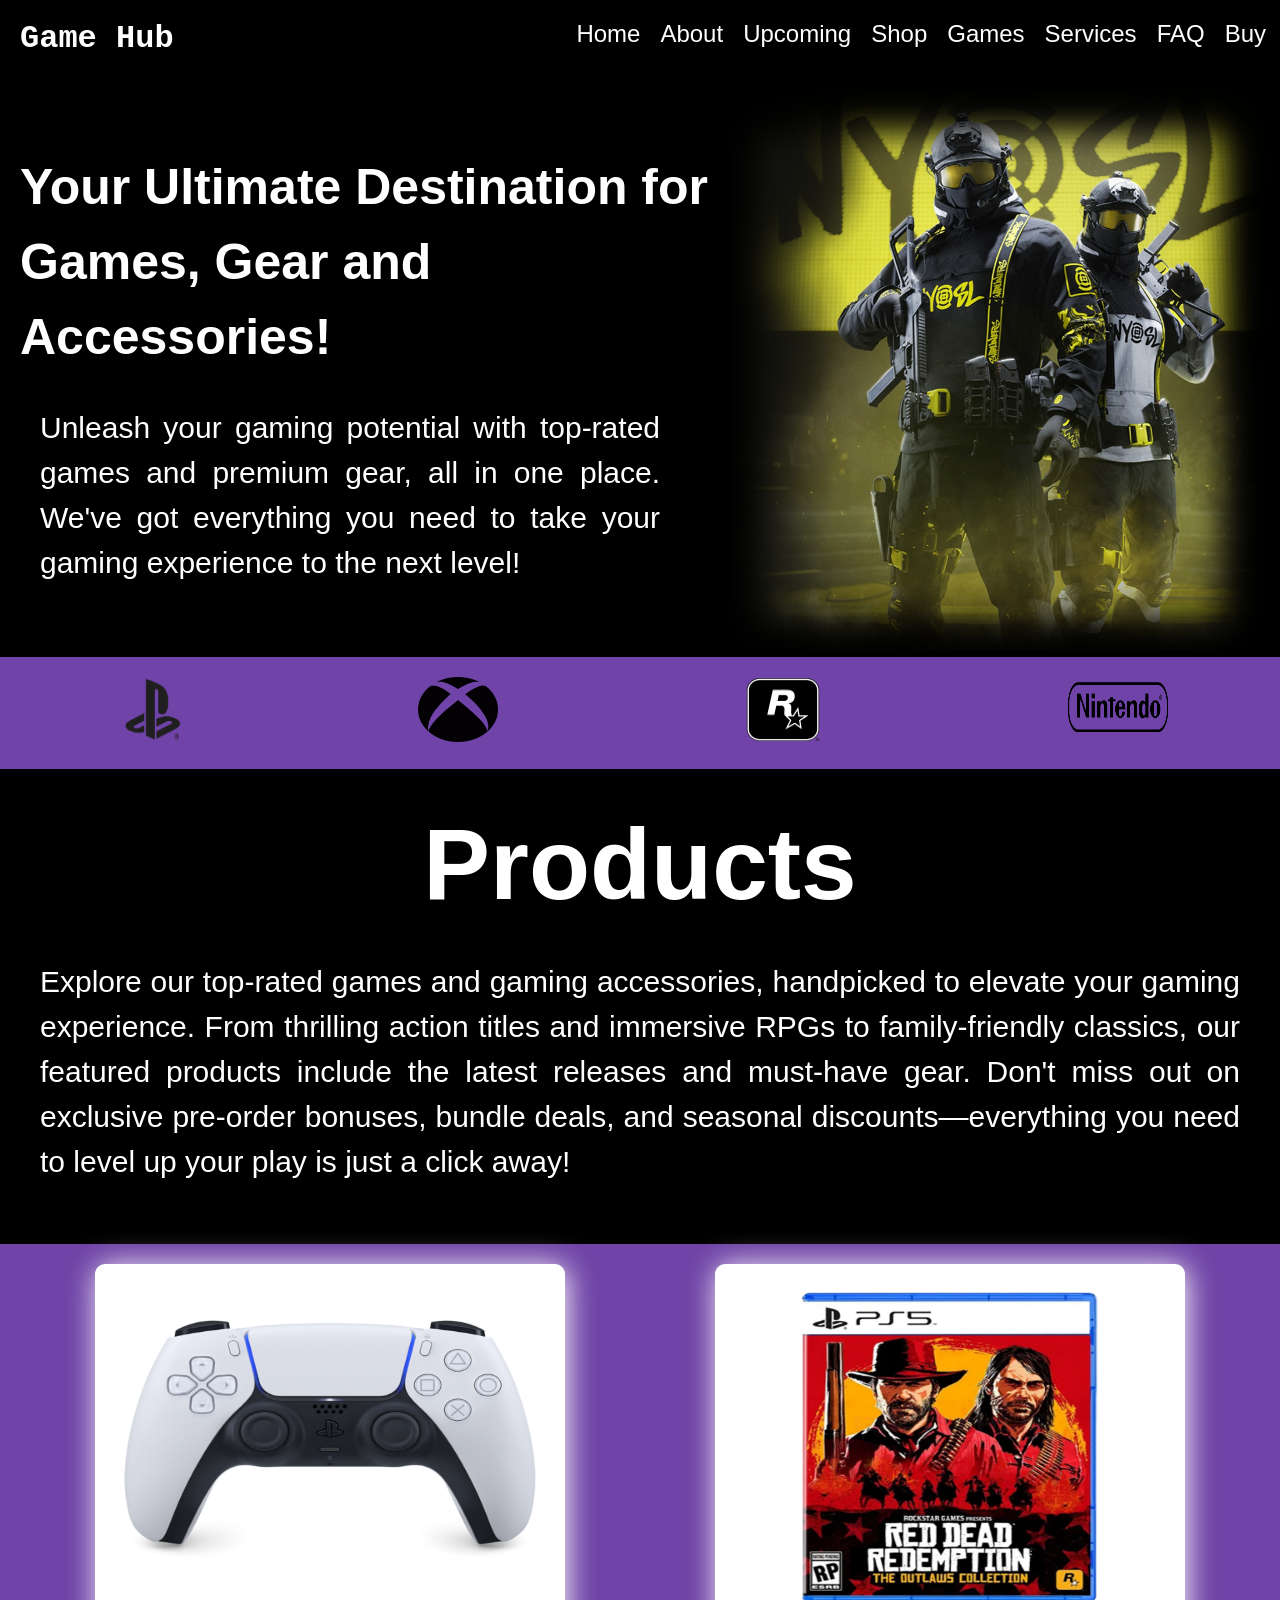
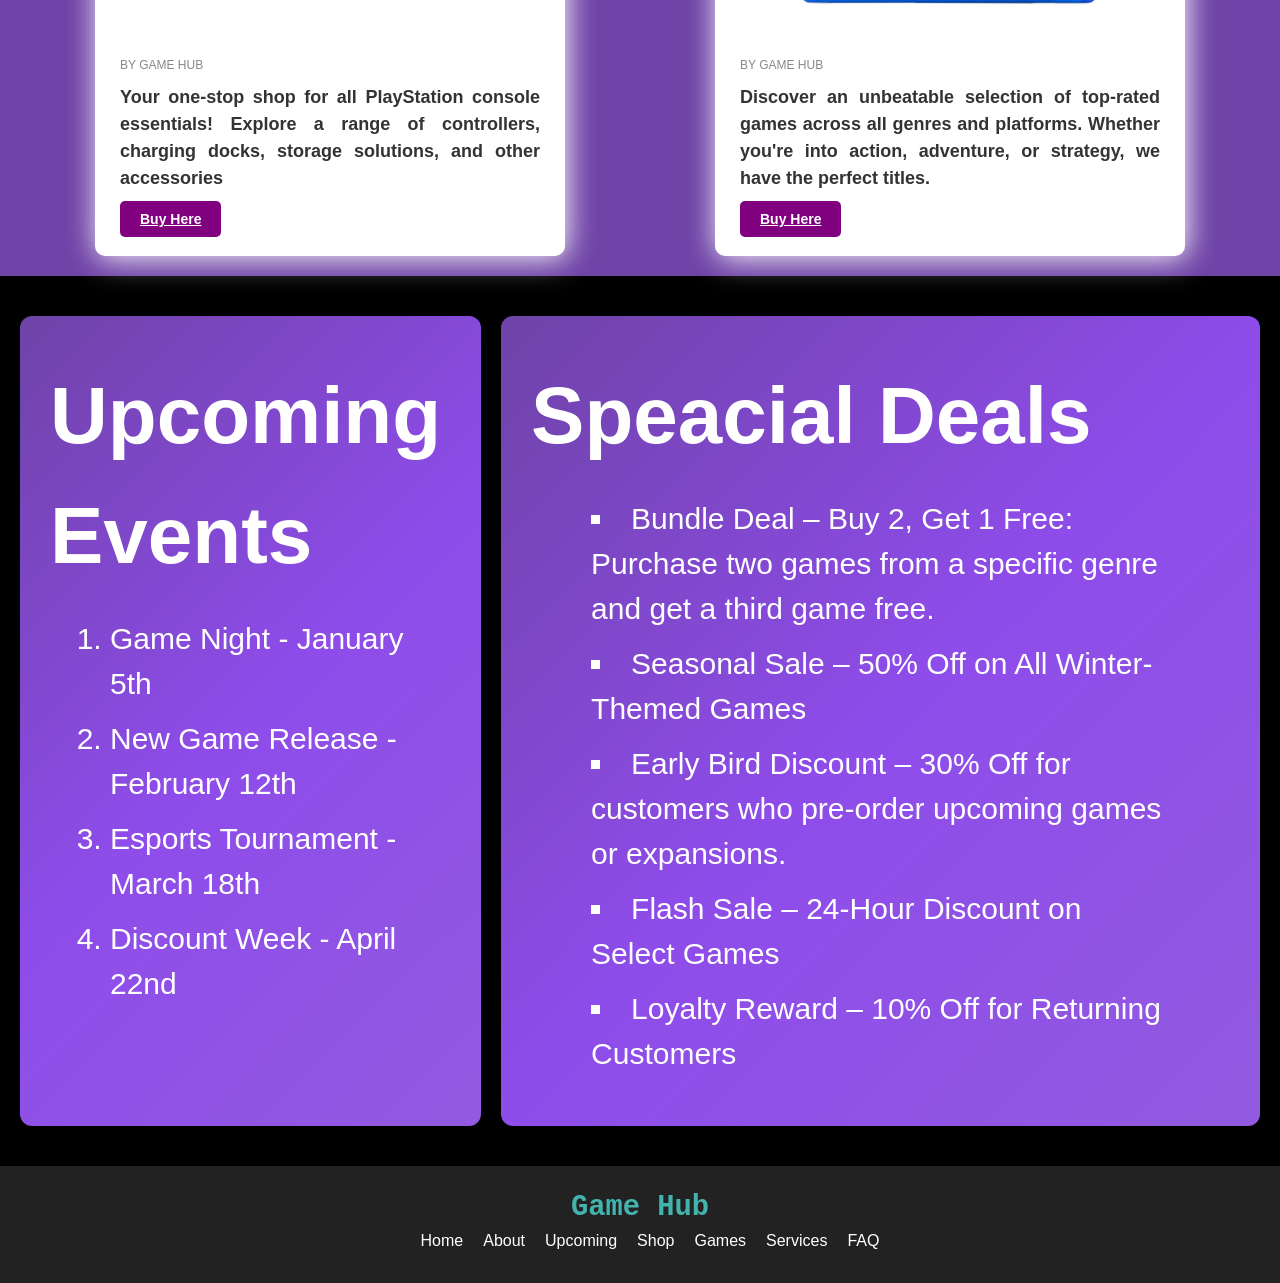
<file: index.html>
<!DOCTYPE html>
<html lang="en">
<head>
    <meta charset="UTF-8">
    <meta name="viewport" content="width=device-width, initial-scale=1.0">
    <title>Game Stop</title>
    <link rel="stylesheet" href="style.css">
    <link rel="stylesheet" href="bar.css">
    <link rel="apple-touch-icon" sizes="180x180" href="IMAGES/apple-touch-icon.png">
    <link rel="icon" type="image/png" sizes="32x32" href="IMAGES/favicon-32x32.png">
    <link rel="icon" type="image/png" sizes="16x16" href="IMAGES/favicon-16x16.png">
    <link rel="manifest" href="IMAGES/site.webmanifest">
</head>
<body>

    <header>
        <nav class="navbar">
         <div class="logo">Game Hub</div>
            <ul class="nav-links">
                <li><a href="index.html">Home</a></li>
                <li><a href="about.html">About</a></li>
                <li><a href="upcomin_gam.html">Upcoming</a></li>
                <li><a href="shop.html">Shop</a></li>
                <li><a href="games.html">Games</a></li>
                <li><a href="services.html">Services</a></li>
                <li><a href="faq.html">FAQ</a></li>
                <li><a href="market.html">Buy</a></li>
            </ul>
            <div class="menu-icon" onclick="toggleMenu()">&#9776;</div>
         </nav>
    </header>
    <script>
        function toggleMenu() {
            const navLinks = document.querySelector('.nav-links');
            navLinks.classList.toggle('active');
        }
    </script>
    
    <div class="main">
        <div class="item1">
            <h1 class="topic">Your Ultimate Destination for Games, Gear and Accessories!</h1>
            <p class="para">Unleash your gaming potential with top-rated games and premium gear, all in one place. We've got everything you need to take your gaming experience to the next level!</p>
        </div>
        <div class="item2"><img class="img2" src="IMAGES/codc.png" alt="COD cover"></div>
    </div>
    <div class="container">
        <div class="item3"><img class="img1"  src="IMAGES/Symbol-Playstation.png" alt="Symbol-Playstation"></div>
        <div class="item4"><img class="img1"  src="IMAGES/1321.png"  alt="xbox symbol"></div>
        <div class="item3"><img class="img3"  src="IMAGES/Rockstar-Games-Symbol.png"  alt="Symbl-Rockstar"></div>
        <div class="item4"><img class="img4"  src="IMAGES/free-vector-nintendo-logo_090577_Nintendo_logo.png" alt="Symbol-nintendo"></div>
    </div>
    <h1 class="topic1">Products</h1>
    <p class="para1"> Explore our top-rated games and gaming accessories, handpicked to elevate your gaming experience. 
        From thrilling action titles and immersive RPGs to family-friendly classics, our featured products include the latest releases and must-have gear. 
        Don't miss out on exclusive pre-order bonuses, bundle deals, and seasonal discounts—everything you need to level up your play is just a click away! </p>

        <div class="card-con">
            <div class="card">
              <img src="IMAGES/Untitled_design(17).png" alt="Headphones" class="card-image">
              <div class="content">
                <p class="author">BY GAME HUB</p>
                <h2 class="card-ttl">Your one-stop shop for all PlayStation console essentials! Explore a range of controllers, charging docks, storage solutions, and other accessories</h2>
                <a href="shop.html" class="card-link">Buy Here</a>
              </div>
            </div>
            <div class="card">
              <img src="IMAGES/red_dead.png" alt="Keyboard" class="card-image">
              <div class="content">
                <p class="author">BY GAME HUB</p>
                <h2 class="card-ttl">Discover an unbeatable selection of top-rated games across all genres and platforms. Whether you're into action, adventure, or strategy, we have the perfect titles.</h2>
                <a href="games.html" class="card-link">Buy Here</a>
              </div>
            </div>
          </div>
    <div class="sec2">
    <div class="cont">
    <h2 class="numh">Upcoming Events</h2>
        <div class="ls">
            <ol>
                <li>Game Night - January 5th</li>
                <li>New Game Release - February 12th</li>
                <li>Esports Tournament - March 18th</li>
                <li>Discount Week - April 22nd</li>
            </ol>
        </div>
    </div>
    <div class="cont">
        <h2 class="numh">Speacial Deals</h2>
        <div class="ls">
            <ul>
                <li>Bundle Deal – Buy 2, Get 1 Free: Purchase two games from a specific genre and get a third game free.</li>
                <li>Seasonal Sale – 50% Off on All Winter-Themed Games</li>
                <li>Early Bird Discount – 30% Off for customers who pre-order upcoming games or expansions.</li>
                <li>Flash Sale – 24-Hour Discount on Select Games</li>
                <li>Loyalty Reward – 10% Off for Returning Customers</li>
            </ul>
        </div>
    </div>
    </div>
    <footer>
        <div class="footer-container">
            <div class="footer-logo">
                <span>Game Hub</span>
            </div>
            <ul class="footer-nav-links">
                <li><a href="Mainpage.html">Home</a></li>
                <li><a href="about.html">About</a></li>
                <li><a href="upcomin_gam.html">Upcoming</a></li>
                <li><a href="shop.html">Shop</a></li>
                <li><a href="games.html">Games</a></li>
                <li><a href="services.html">Services</a></li>
                <li><a href="faq.html">FAQ</a></li>
            </ul>
        </div>
    </footer>
</body>
</html>
</file>
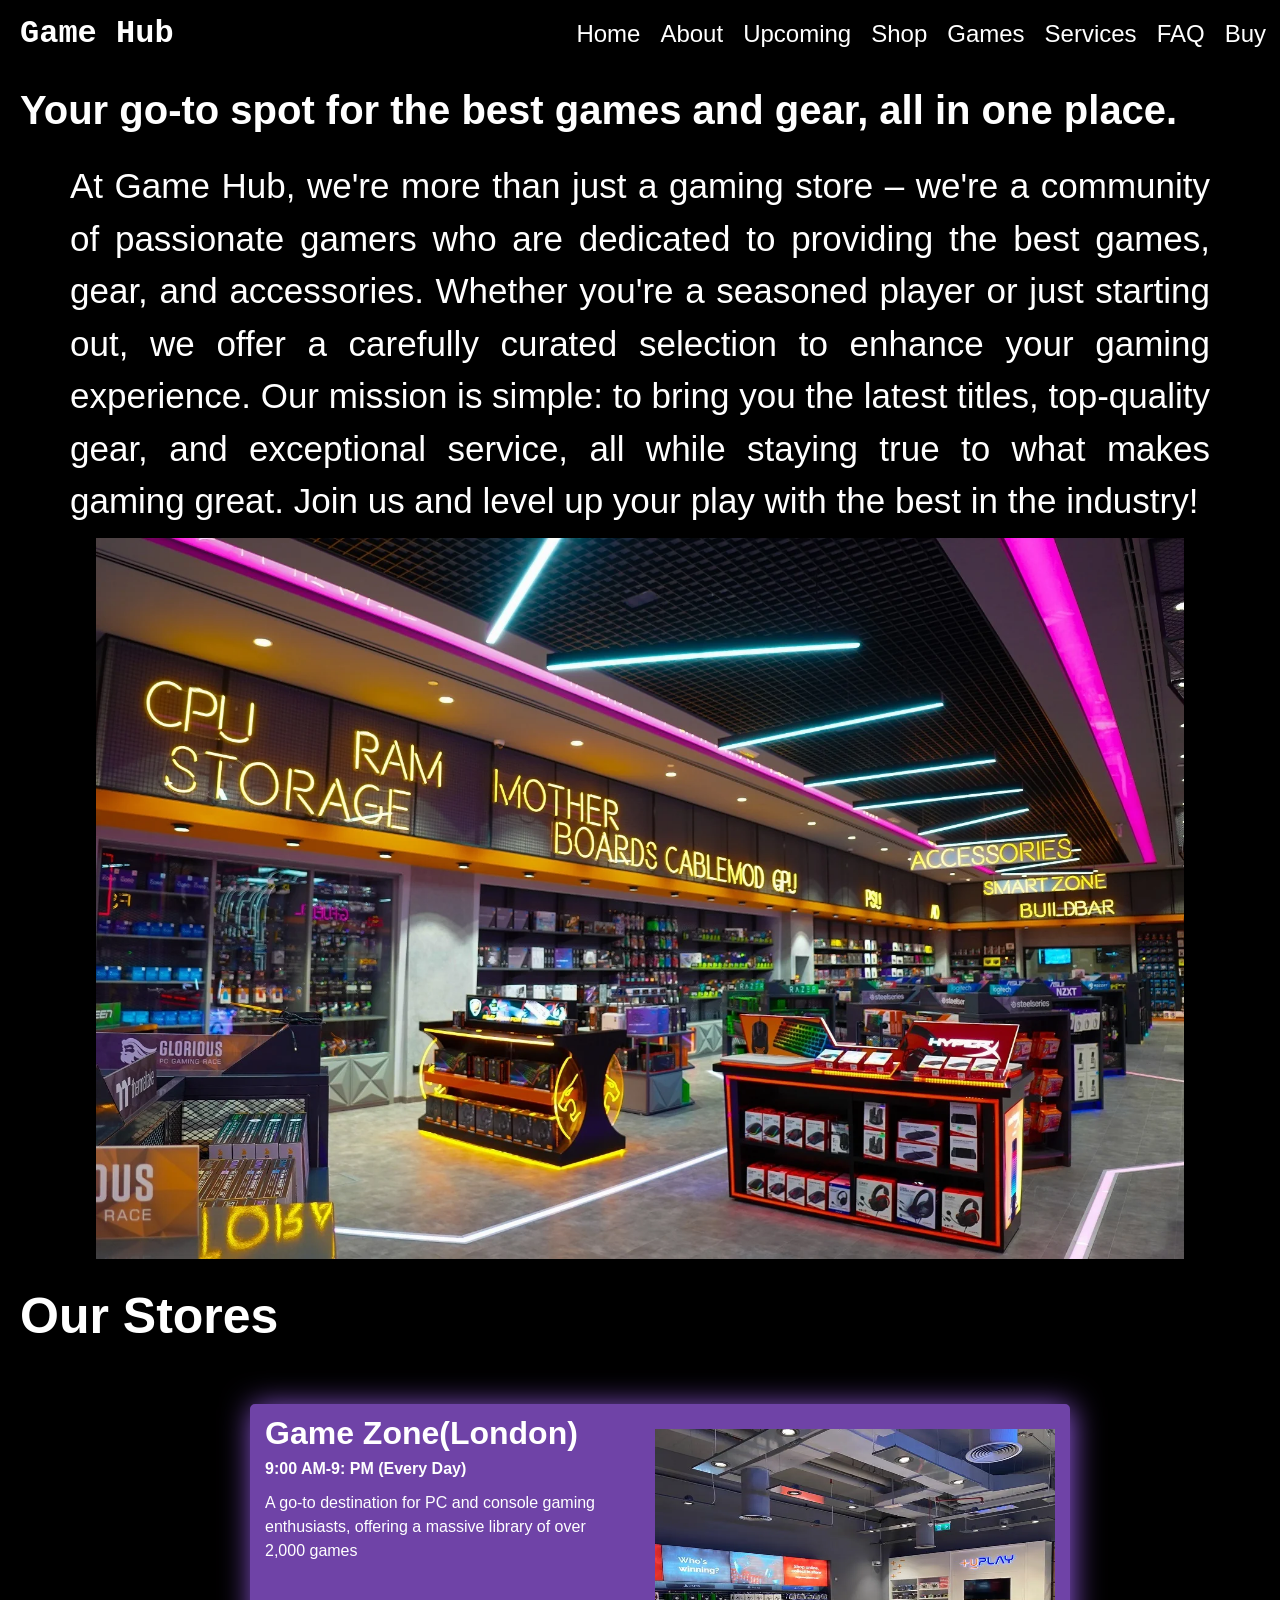
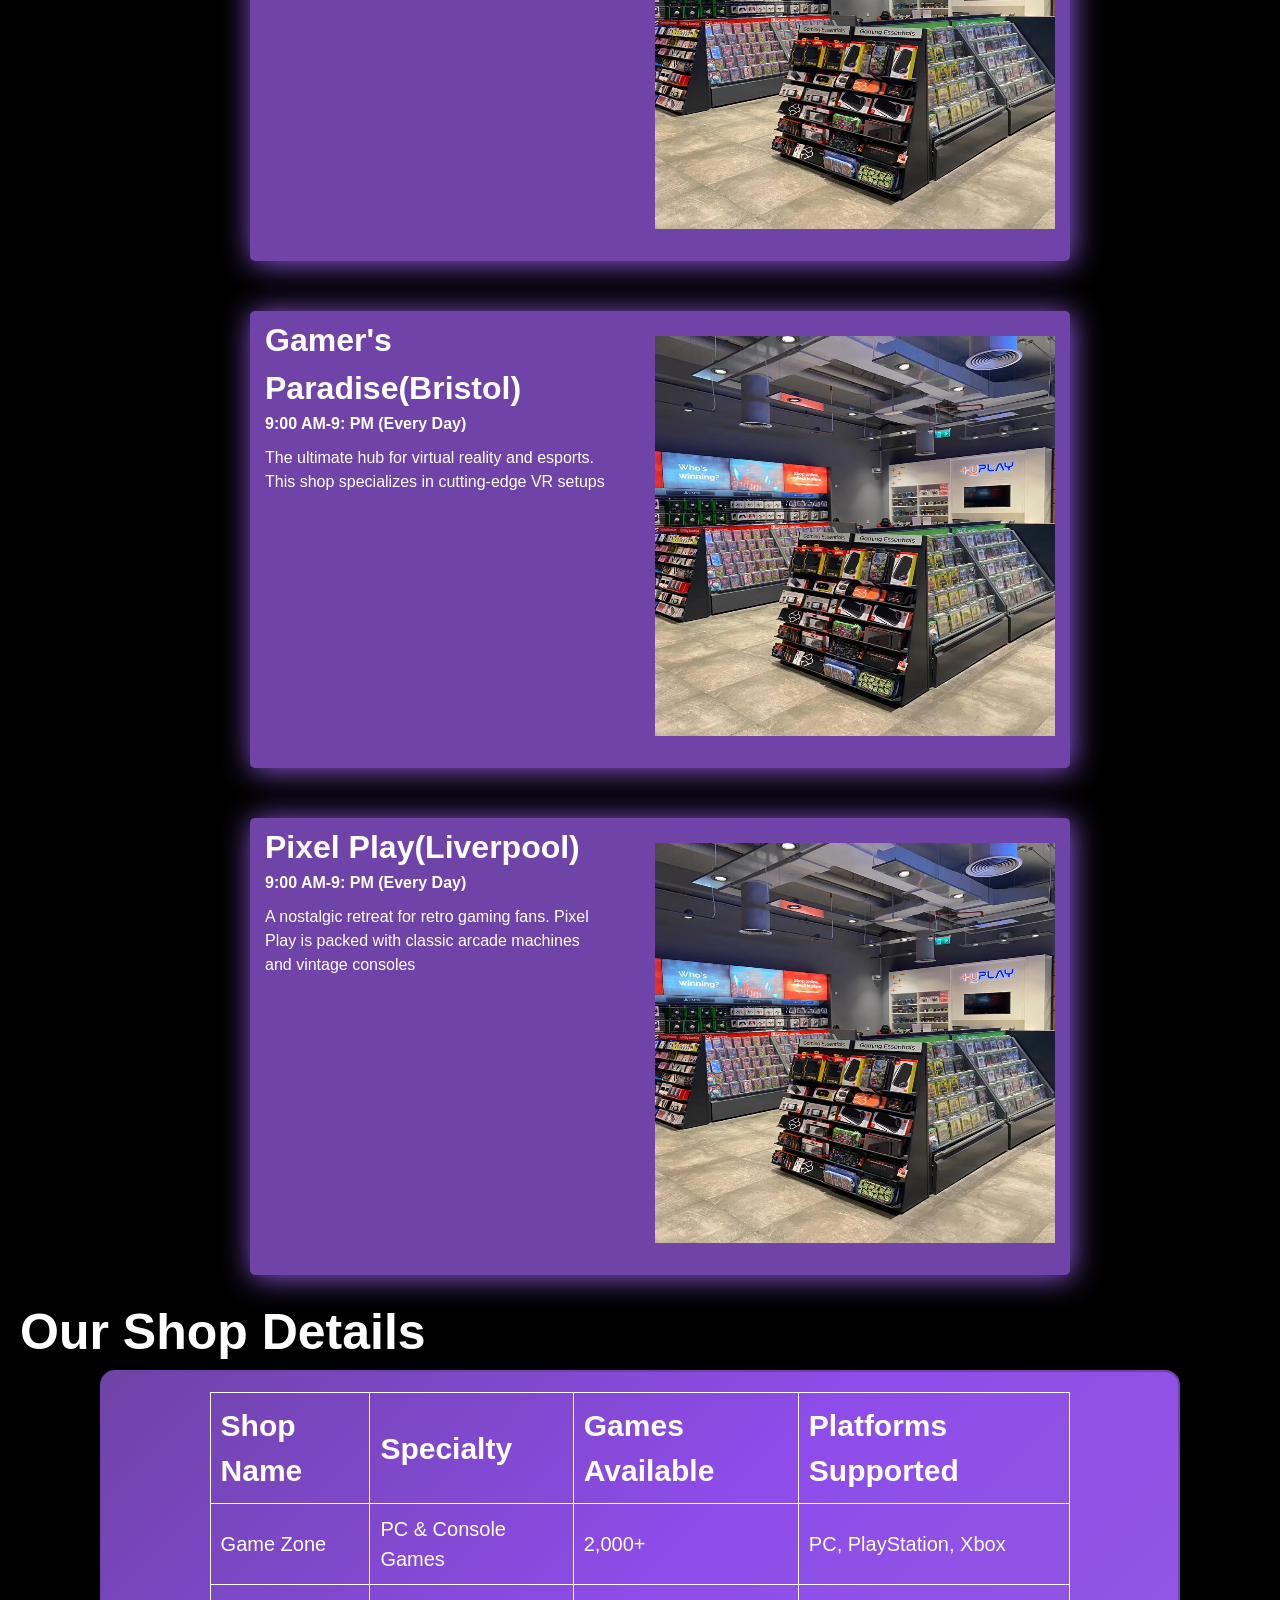
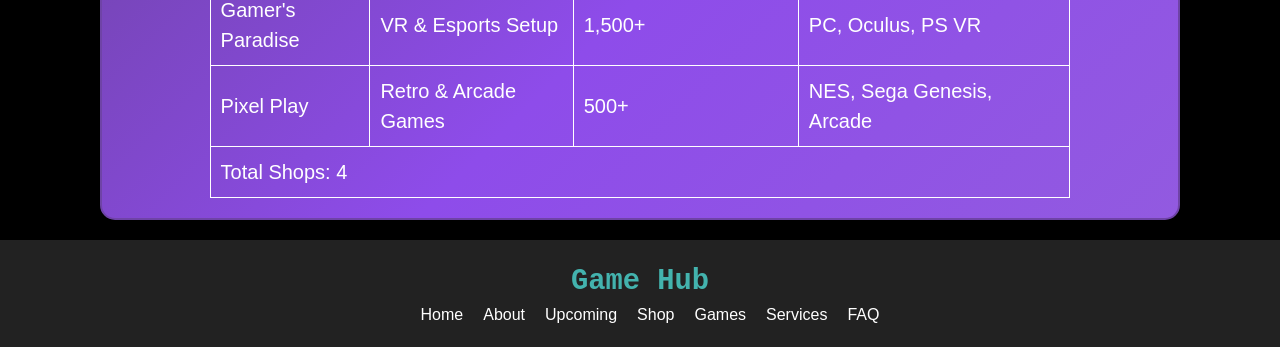
<file: about.html>
<!DOCTYPE html>
<html lang="en">
<head>
    <meta charset="UTF-8">
    <meta name="viewport" content="width=device-width, initial-scale=1.0">
    <title>Game Stop</title>
    <link rel="stylesheet" href="about.css">
    <link rel="stylesheet" href="bar.css">
    <link rel="apple-touch-icon" sizes="180x180" href="IMAGES/apple-touch-icon.png">
    <link rel="icon" type="image/png" sizes="32x32" href="IMAGES/favicon-32x32.png">
    <link rel="icon" type="image/png" sizes="16x16" href="IMAGES/favicon-16x16.png">
    <link rel="manifest" href="site.webmanifest">
    <link rel="manifest" href="manifest.json">
    <meta name="theme-color" content="#2196f3">
</head>
<body>

    <header>
        <nav class="navbar">
         <div class="logo">Game Hub</div>
            <ul class="nav-links">
                <li><a href="index.html">Home</a></li>
                <li><a href="about.html">About</a></li>
                <li><a href="upcomin_gam.html">Upcoming</a></li>
                <li><a href="shop.html">Shop</a></li>
                <li><a href="games.html">Games</a></li>
                <li><a href="services.html">Services</a></li>
                <li><a href="faq.html">FAQ</a></li>
                <li><a href="market.html">Buy</a></li>
            </ul>
            <div class="menu-icon" onclick="toggleMenu()">&#9776;</div>
         </nav>
    </header>
    <script>
        function toggleMenu() {
            const navLinks = document.querySelector('.nav-links');
            navLinks.classList.toggle('active');
        }
    </script>

    <h1 class="topic">Your go-to spot for the best games and gear, all in one place.</h1>
    <p class="para">At Game Hub, we're more than just a gaming store – we're a community of passionate gamers who are dedicated to providing the best games, gear, and accessories. 
        Whether you're a seasoned player or just starting out, we offer a carefully curated selection to enhance your gaming experience. 
        Our mission is simple: to bring you the latest titles, top-quality gear, and exceptional service, all while staying true to what makes gaming great. Join us and level up your play with the best in the industry!</p>
    <div class="imgcon"> <img class="img1"  src="IMAGES/Gaming_Stores_in_Qatar.webp" alt="Store"></div>

    <h1 class="topic1"> Our Stores</h1>
    <div class="container">
        <div class="flex">
                <h1 class="name"> Game Zone(London)</h1>
                <h2 class="info">9:00 AM-9: PM (Every Day)</h2>
                <p class="dis"> A go-to destination for PC and console gaming enthusiasts, offering a massive library of over 2,000 games</p>
            <div class="item2"><iframe class="img2"  src="https://www.google.com/maps/embed?pb=!1m18!1m12!1m3!1d159200.55035756592!2d-0.43475120546874935!3d51.4304529!2m3!1f0!2f0!3f0!3m2!1i1024!2i768!4f13.1!3m3!1m2!1s0x48761ba34521dba7%3A0x63d074d9334f80e8!2sGAME!5e0!3m2!1sen!2slk!4v1736588005536!5m2!1sen!2slk" width="600" height="450" style="border:0;" allowfullscreen="" loading="lazy" referrerpolicy="no-referrer-when-downgrade"></iframe></div>
        </div>
        <div><img  class="img3" src="IMAGES/Virgin-Megastore-Yas-Mall-Video-game-variety.webp" alt="Store"></div>
    </div>

    <div class="container">
        <div class="flex">
                <h1 class="name"> Gamer's Paradise(Bristol)</h1>
                <h2 class="info">9:00 AM-9: PM (Every Day)</h2>
                <p class="dis"> The ultimate hub for virtual reality and esports. This shop specializes in cutting-edge VR setups</p>
            <div class="item2"><iframe class="img2" src="https://www.google.com/maps/embed?pb=!1m18!1m12!1m3!1d79559.25048873524!2d-2.745717402734396!3d51.4539963!2m3!1f0!2f0!3f0!3m2!1i1024!2i768!4f13.1!3m3!1m2!1s0x48718e70de63d777%3A0x5fbaa55be49ce813!2sGAME!5e0!3m2!1sen!2slk!4v1736588638099!5m2!1sen!2slk" width="600" height="450" style="border:0;" allowfullscreen="" loading="lazy" referrerpolicy="no-referrer-when-downgrade"></iframe></div>
        </div>
        <div><img  class="img3" src="IMAGES/Virgin-Megastore-Yas-Mall-Video-game-variety.webp" alt="Store"></div>
    </div>

    <div class="container">
        <div class="flex">
                <h1 class="name"> Pixel Play(Liverpool)</h1>
                <h2 class="info">9:00 AM-9: PM (Every Day)</h2>
                <p class="dis"> A nostalgic retreat for retro gaming fans. Pixel Play is packed with classic arcade machines and vintage consoles</p>
            <div class="item2"><iframe class="img2" src="https://www.google.com/maps/embed?pb=!1m18!1m12!1m3!1d152209.33821348552!2d-3.2945096054687255!3d53.40998099999999!2m3!1f0!2f0!3f0!3m2!1i1024!2i768!4f13.1!3m3!1m2!1s0x487b212fa3814155%3A0xeac09674f85da5cd!2sGAME!5e0!3m2!1sen!2slk!4v1736588743953!5m2!1sen!2slk" width="600" height="450" style="border:0;" allowfullscreen="" loading="lazy" referrerpolicy="no-referrer-when-downgrade"></iframe></div>
        </div>
        <div><img  class="img3" src="IMAGES/Virgin-Megastore-Yas-Mall-Video-game-variety.webp" alt="Store"></div>
    </div>

    <h1 class="topic1">Our Shop Details</h1>
  <div class="container1">
  <table>
    <thead>
      <tr>
        <th>Shop Name</th>
        <th>Specialty</th>
        <th>Games Available</th>
        <th>Platforms Supported</th>
      </tr>
    </thead>
    <tbody>
      <tr>
        <td>Game Zone</td>
        <td>PC & Console Games</td>
        <td>2,000+</td>
        <td>PC, PlayStation, Xbox</td>
      </tr>
      <tr>
        <td>Gamer's Paradise</td>
        <td>VR & Esports Setup</td>
        <td>1,500+</td>
        <td>PC, Oculus, PS VR</td>
      </tr>
      <tr>
        <td>Pixel Play</td>
        <td>Retro & Arcade Games</td>
        <td>500+</td>
        <td>NES, Sega Genesis, Arcade</td>
      </tr>
    </tbody>
    <tfoot>
        <tr>
          <td colspan="4">Total Shops: 4 </td>
        </tr>
    </tfoot>
   </table>
  </div>

  <footer>
    <div class="footer-container">
        <div class="footer-logo">
            <span>Game Hub</span>
        </div>
        <ul class="footer-nav-links">
            <li><a href="Mainpage.html">Home</a></li>
            <li><a href="about.html">About</a></li>
            <li><a href="upcomin_gam.html">Upcoming</a></li>
            <li><a href="shop.html">Shop</a></li>
            <li><a href="games.html">Games</a></li>
            <li><a href="services.html">Services</a></li>
            <li><a href="faq.html">FAQ</a></li>
        </ul>
    </div>
</footer>   
</body>
</html>
</file>
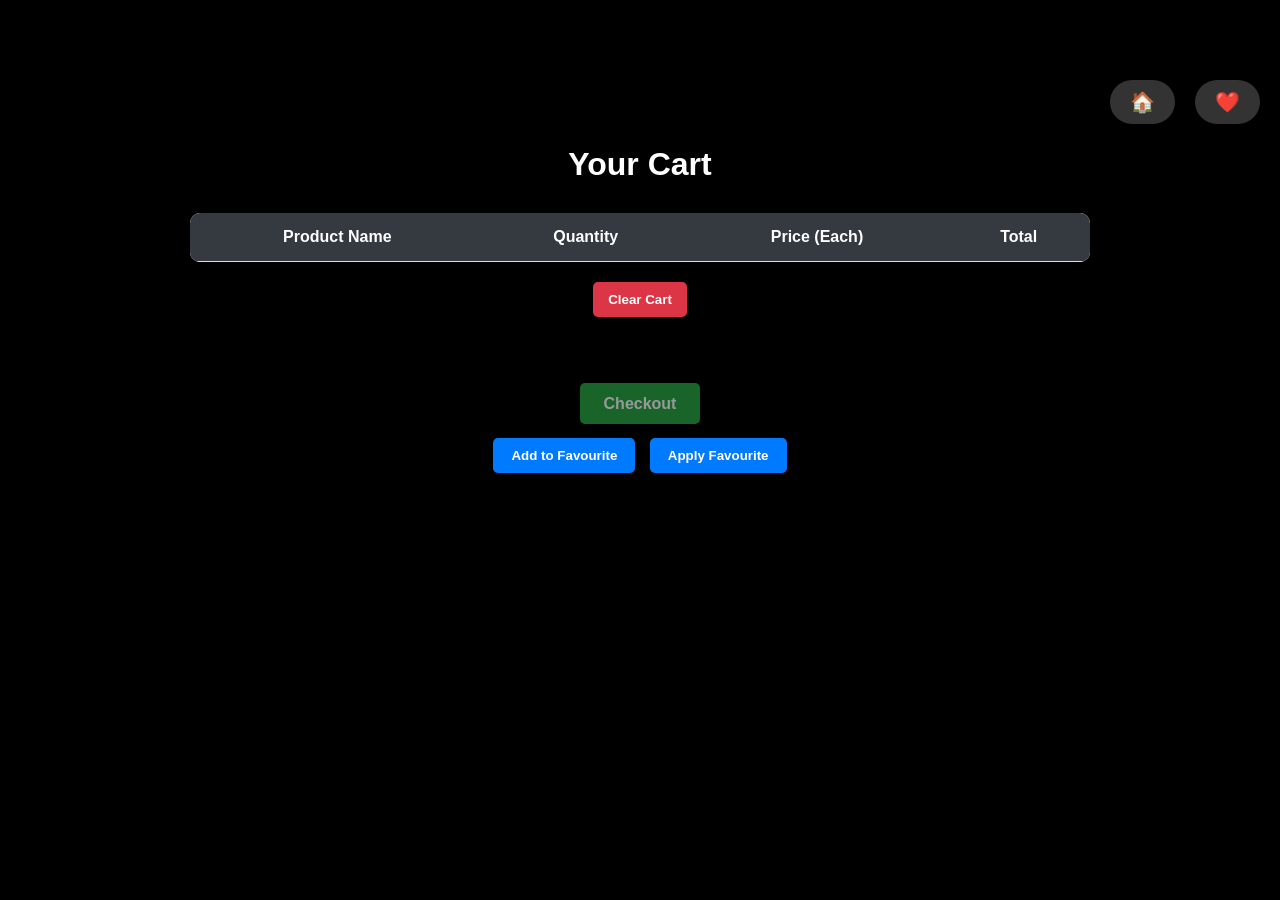
<file: cart.html>
<!DOCTYPE html>
<html lang="en">
<head>
  <meta charset="UTF-8">
  <title>Cart</title>
  <link rel="stylesheet" href="cart.css">
</head>
<body>

    <div class="topbar">
        <a href="market.html" class="icon">🏠</a>
        <a href="wishlist.html" class="icon">❤️</a>
      </div>

  <h1 class="heading">Your Cart</h1>

  <div class="table-container">
    <table id="cart-table">
      <thead>
        <tr>
          <th>Product Name</th>
          <th>Quantity</th>
          <th>Price (Each)</th>
          <th>Total</th>
        </tr>
      </thead>
      <tbody>
        <!-- JS will add rows here -->
      </tbody>
    </table>
  </div>

  <button class="clear-cart-btn" onclick="clearCart()">Clear Cart</button>

  <div class="checkout-section">
    <h2 id="final-total">Total: $0</h2>
    <a href="checkout.html" class="checkout-btn" id="checkout-link">Checkout</a>
    <div class="favourite-order-buttons">
      <button onclick="saveAsFavouriteOrder()">Add to Favourite</button>
      <button onclick="applyFavouriteOrder()">Apply Favourite</button>
    </div>
    

  </div>
  <script src="cart.js"></script>
</body>
</html>
</file>
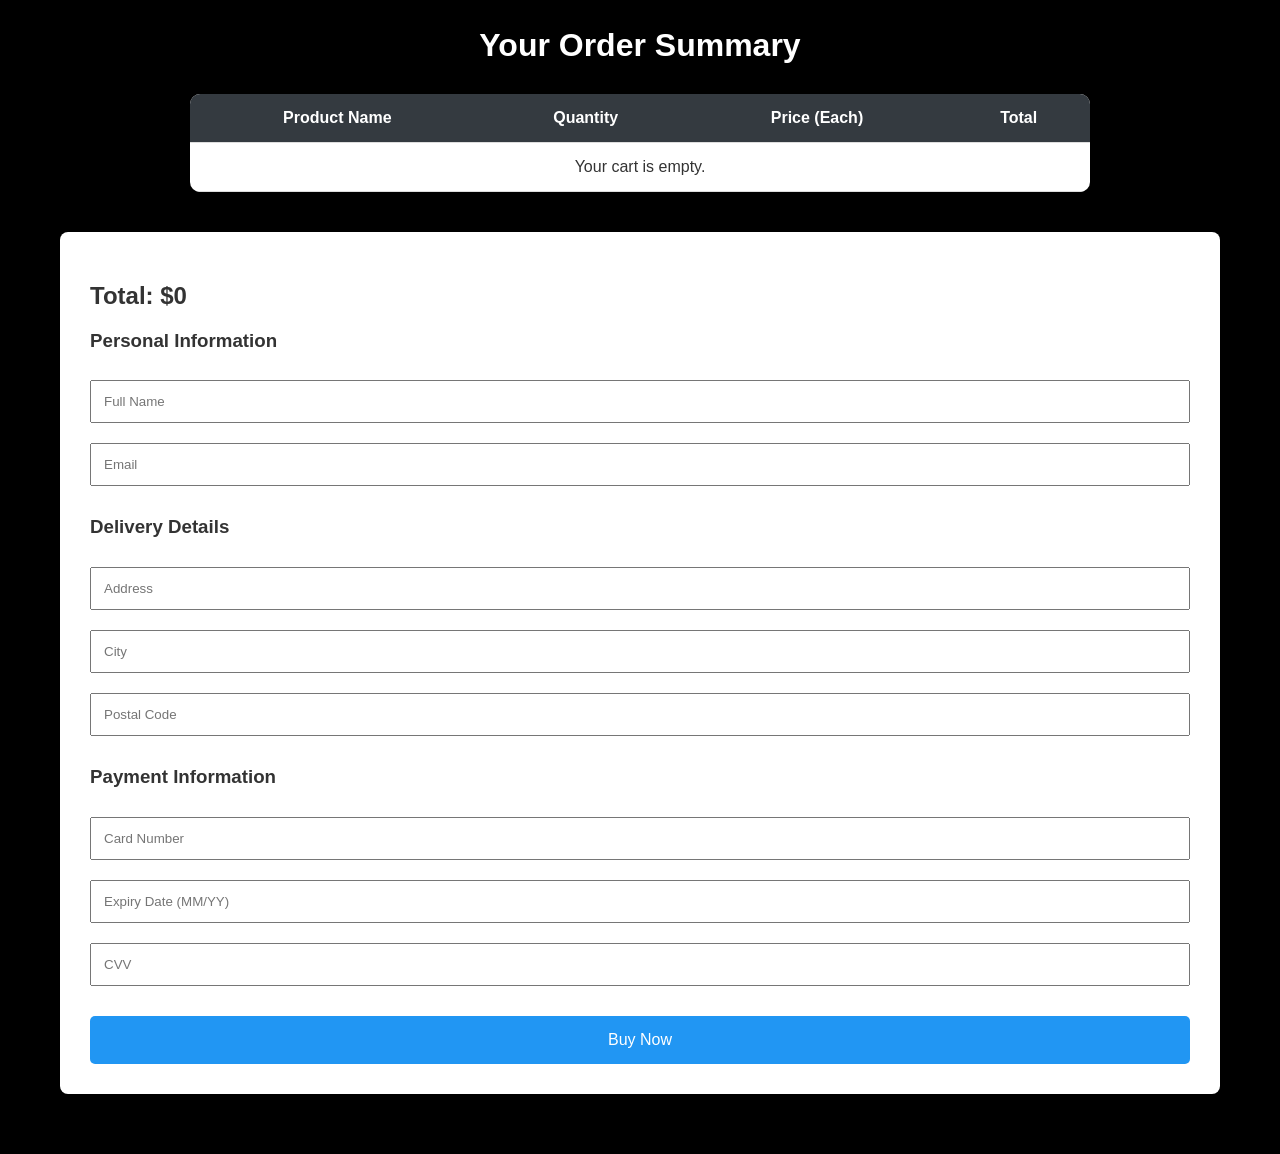
<file: checkout.html>
<!DOCTYPE html>
<html lang="en">
<head>
  <meta charset="UTF-8">
  <title>Checkout</title>
  <link rel="stylesheet" href="cart.css">
</head>
<body>

  <h2 class="heading">Your Order Summary</h2>
<div class="table-container">
  <table id="cart-table">
    <thead>
      <tr>
        <th>Product Name</th>
        <th>Quantity</th>
        <th>Price (Each)</th>
        <th>Total</th>
      </tr>
    </thead>
    <tbody>
      <!-- Will be filled by JS -->
    </tbody>
  </table>
</div>

  <div class="checkout-form">
    <h2 id="order-total">Total: $0</h2>

    <form id="buy-form">
      <h3>Personal Information</h3>
      <input type="text" id="name" placeholder="Full Name" required>
      <input type="email" id="email" placeholder="Email" required>
    
      <h3>Delivery Details</h3>
      <input type="text" id="address" placeholder="Address" required>
      <input type="text" id="city" placeholder="City" required>
      <input type="text" id="postal" placeholder="Postal Code" required>
    
      <h3>Payment Information</h3>
      <input type="text" id="card" placeholder="Card Number" required>
      <input type="text" id="expiry" placeholder="Expiry Date (MM/YY)" required>
      <input type="text" id="cvv" placeholder="CVV" required>
      
      <button type="submit" class="buy-now-btn">Buy Now</button>
    </form>
  </div>
  <script src="checkout.js"></script>
</body>
</html>
</file>
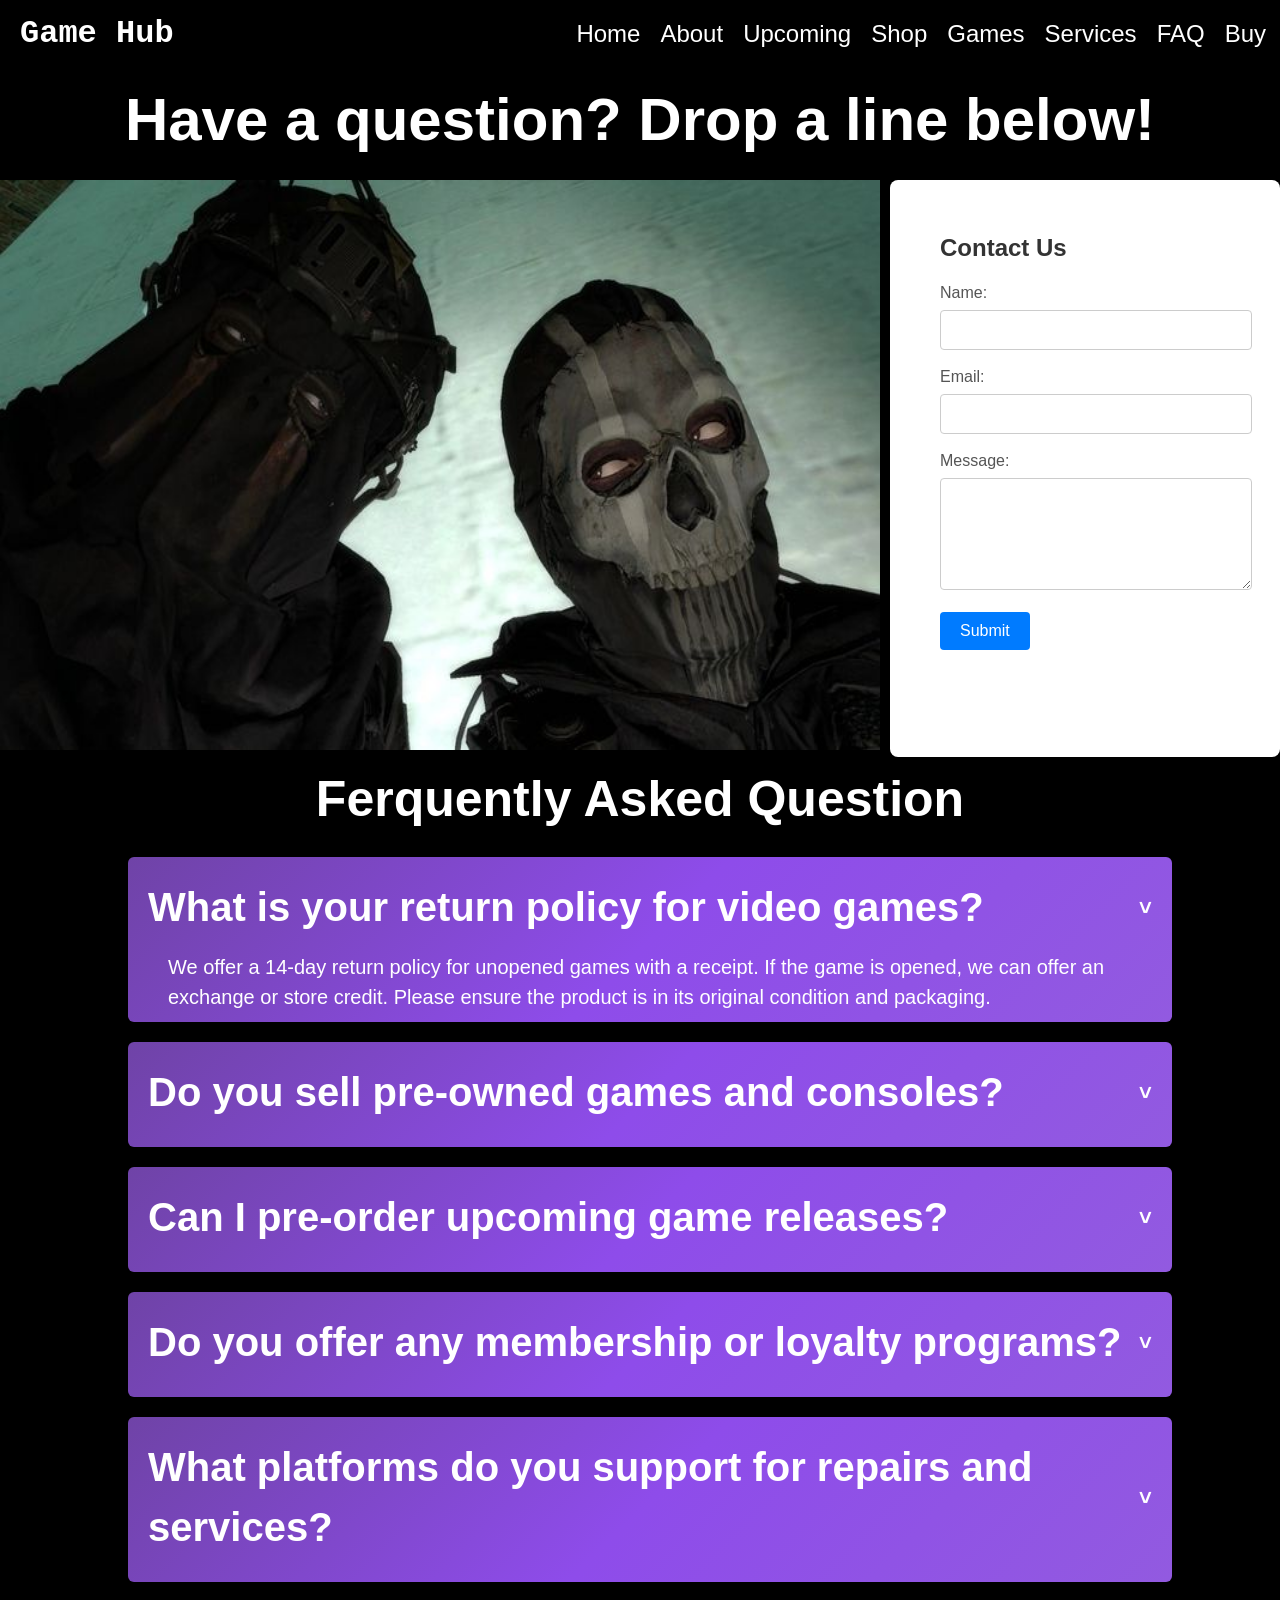
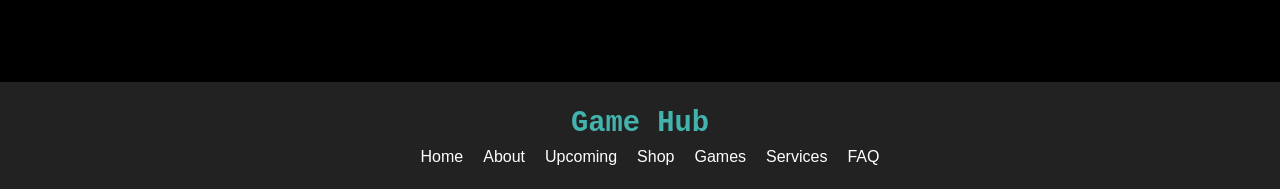
<file: faq.html>
<!DOCTYPE html>
<html lang="en">
<head>
    <meta charset="UTF-8">
    <meta name="viewport" content="width=device-width, initial-scale=1.0">
    <title>Game Stop</title>
    <link rel="stylesheet" href="faq.css">
    <link rel="stylesheet" href="bar.css">
    <link rel="apple-touch-icon" sizes="180x180" href="IMAGES/apple-touch-icon.png">
    <link rel="icon" type="image/png" sizes="32x32" href="IMAGES/favicon-32x32.png">
    <link rel="icon" type="image/png" sizes="16x16" href="IMAGES/favicon-16x16.png">
    <link rel="manifest" href="IMAGES/site.webmanifest">
</head>
<body>

    <header>
        <nav class="navbar">
         <div class="logo">Game Hub</div>
            <ul class="nav-links">
                <li><a href="index.html">Home</a></li>
                <li><a href="about.html">About</a></li>
                <li><a href="upcomin_gam.html">Upcoming</a></li>
                <li><a href="shop.html">Shop</a></li>
                <li><a href="games.html">Games</a></li>
                <li><a href="services.html">Services</a></li>
                <li><a href="faq.html">FAQ</a></li>
                <li><a href="market.html">Buy</a></li>
            </ul>
            <div class="menu-icon" onclick="toggleMenu()">&#9776;</div>
         </nav>
    </header>
    <script>
        function toggleMenu() {
            const navLinks = document.querySelector('.nav-links');
            navLinks.classList.toggle('active');
        }
    </script>

<h1 class="head">Have a question? Drop a line below!</h1>
<div class="cont">
    <div class="pic"><img class="img2" src="IMAGES/ghost.jpg" alt="funny picture from Call Of Duty"></div>
    <div class="form-container">
        <form action="#" method="post">
            <h2>Contact Us</h2>
            <label for="name">Name:</label>
            <input type="text" id="name" name="name" required>

            <label for="email">Email:</label>
            <input type="email" id="email" name="email" required>

            <label for="message">Message:</label>
            <textarea id="message" name="message" rows="5" required></textarea>

            <button type="submit">Submit</button>
        </form>
    </div>
</div>

<h1 class="topic">Ferquently Asked Question</h1>
<ul id="accordian">
    <li>
        <label for="first">What is your return policy for video games?<span>&#x3e;</span></label>
        <input type="radio" name="accordian" id="first" checked>
        <div class="content">
            <p>We offer a 14-day return policy for unopened games with a receipt. If the game is opened, we can offer an exchange or store credit. Please ensure the product is in its original condition and packaging.</p>
        </div>
    </li>
    <li>
        <label for="second"> Do you sell pre-owned games and consoles?<span>&#x3e;</span></label>
        <input type="radio" name="accordian" id="second">
        <div class="content">
            <p>Yes, we sell pre-owned games and consoles. All pre-owned items are tested and certified to be in good working condition. You can also trade in your old games and consoles for store credit or cash.</p>
        </div>
    </li>
    <li>
        <label for="third">Can I pre-order upcoming game releases?<span>&#x3e;</span></label>
        <input type="radio" name="accordian" id="third">
        <div class="content">
            <p>Absolutely! We offer pre-orders for most major upcoming game releases. You can place a pre-order in-store or on our website to secure your copy. Pre-orders often come with exclusive bonuses or discounts.</p>
        </div>
    </li>
    <li>
        <label for="forth">Do you offer any membership or loyalty programs?<span>&#x3e;</span></label>
        <input type="radio" name="accordian" id="forth">
        <div class="content">
            <p> Yes, we have a loyalty program where you earn points for every purchase. These points can be redeemed for discounts on future purchases. Members also receive exclusive offers and early access to sales.</p>
        </div>
    </li>
    <li>
        <label for="fifth">What platforms do you support for repairs and services?<span>&#x3e;</span></label>
        <input type="radio" name="accordian" id="fifth">
        <div class="content">
            <p>We provide repair services for major consoles, including PlayStation, Xbox, and Nintendo Switch. Our services cover issues like disk drive repairs, controller fixes, and more. Please bring your device to the store for an evaluation.</p>
        </div>
    </li>
</ul>
<footer>
    <div class="footer-container">
        <div class="footer-logo">
            <span>Game Hub</span>
        </div>
        <ul class="footer-nav-links">
            <li><a href="Mainpage.html">Home</a></li>
            <li><a href="about.html">About</a></li>
            <li><a href="upcomin_gam.html">Upcoming</a></li>
            <li><a href="shop.html">Shop</a></li>
            <li><a href="games.html">Games</a></li>
            <li><a href="services.html">Services</a></li>
            <li><a href="faq.html">FAQ</a></li>
        </ul>
    </div>
</footer>
</body>
</html>
</file>
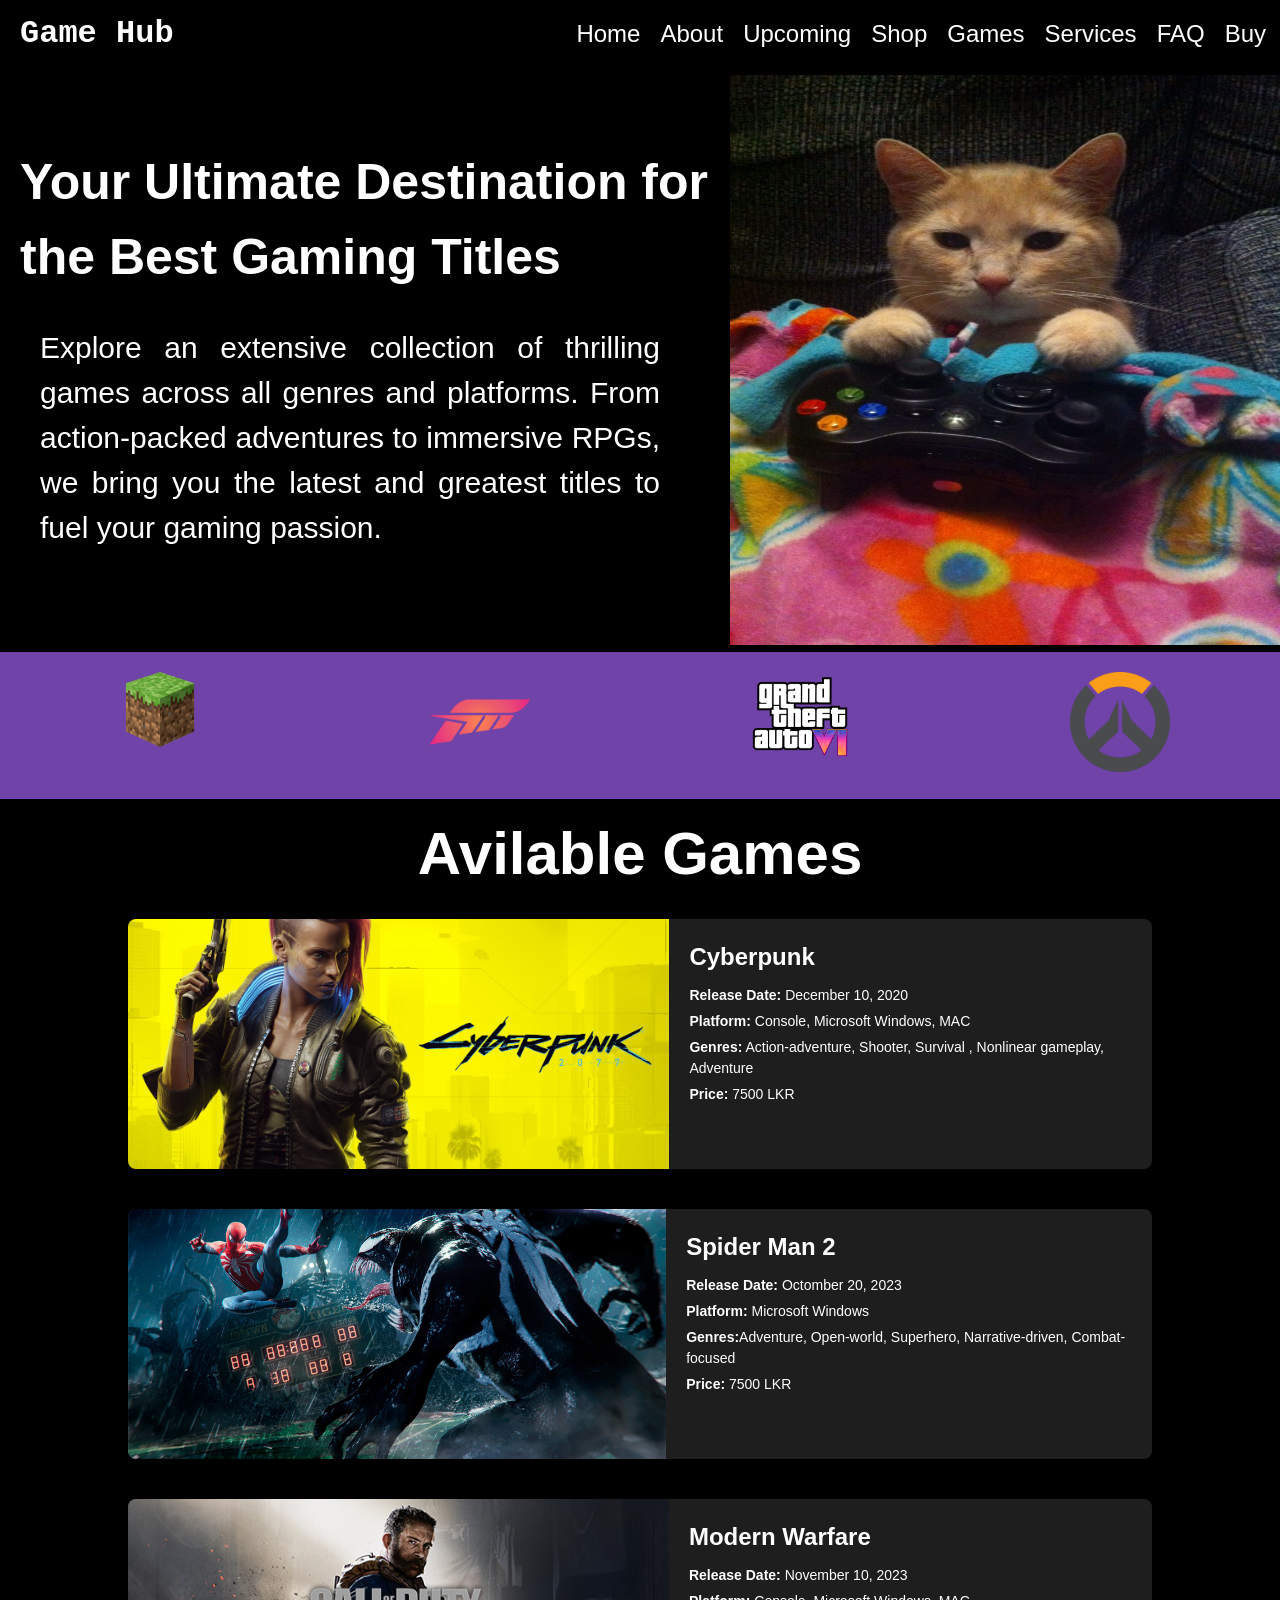
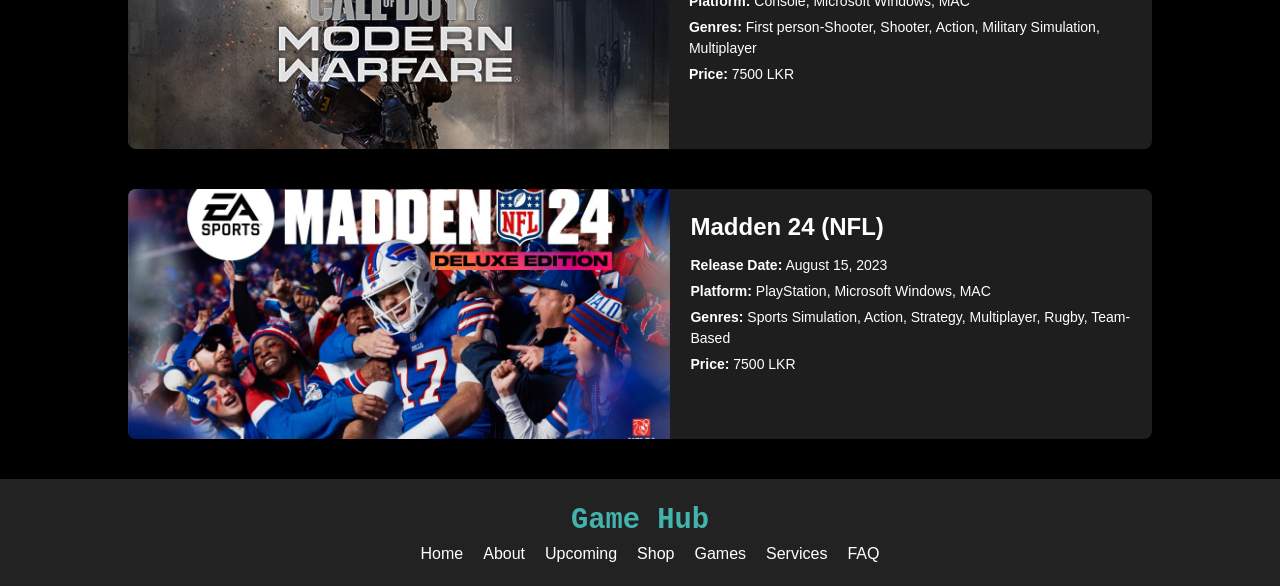
<file: games.html>
<!DOCTYPE html>
<html lang="en">
<head>
    <meta charset="UTF-8">
    <meta name="viewport" content="width=device-width, initial-scale=1.0">
    <title>Game Stop</title>
    <link rel="stylesheet" href="games.css">
    <link rel="stylesheet" href="bar.css">
    <link rel="apple-touch-icon" sizes="180x180" href="IMAGES/apple-touch-icon.png">
    <link rel="icon" type="image/png" sizes="32x32" href="IMAGES/favicon-32x32.png">
    <link rel="icon" type="image/png" sizes="16x16" href="IMAGES/favicon-16x16.png">
    <link rel="manifest" href="IMAGES/site.webmanifest">
</head>
<body>

    <header>
        <nav class="navbar">
         <div class="logo">Game Hub</div>
            <ul class="nav-links">
                <li><a href="index.html">Home</a></li>
                <li><a href="about.html">About</a></li>
                <li><a href="upcomin_gam.html">Upcoming</a></li>
                <li><a href="shop.html">Shop</a></li>
                <li><a href="games.html">Games</a></li>
                <li><a href="services.html">Services</a></li>
                <li><a href="faq.html">FAQ</a></li>
                <li><a href="market.html">Buy</a></li>
            </ul>
            <div class="menu-icon" onclick="toggleMenu()">&#9776;</div>
         </nav>
    </header>
    <script>
        function toggleMenu() {
            const navLinks = document.querySelector('.nav-links');
            navLinks.classList.toggle('active');
        }
    </script>

    <div class="main">
        <div class="item1">
            <h1 class="topic">Your Ultimate Destination for the Best Gaming Titles</h1>
            <p class="para">Explore an extensive collection of thrilling games across all genres and platforms. From action-packed adventures to immersive RPGs, we bring you the latest and greatest titles to fuel your gaming passion.</p>
        </div>
        <div class="item2"><img class="img2" src="IMAGES/cat_playing.jpg" alt="cat playing video games"></div>
    </div>
<div class="container">
    <div class="item3"><img class="img3"  src="IMAGES/minecraft.png" alt="minecraft"></div>
    <div class="item4"><img class="img3"  src="IMAGES/forza.png" alt="forza"></div>
    <div class="item3"><img class="img3"  src="IMAGES/GTA.webp" alt="GTA"></div>
    <div class="item4"><img class="img3"  src="IMAGES/overwatch.png" alt="overwatch"></div>
</div>

<h2 class="topic2">Avilable Games</h2>
<div class="game-card">
    <div class="game-image" style="background-image: url('IMAGES/cyber.jpeg');"></div>
    <div class="game-details">
        <h2>Cyberpunk</h2>
        <div class="game-meta">
            <p><strong>Release Date:</strong> December 10, 2020</p>
            <p><strong>Platform:</strong> Console, Microsoft Windows, MAC</p>
            <p><strong>Genres:</strong> Action-adventure, Shooter, Survival , Nonlinear gameplay, Adventure</p>
            <p><strong>Price:</strong> 7500 LKR</p>
        </div>
        <div class="game-description">
            a science-fiction subgenre characterized by countercultural antiheroes trapped in a dehumanized, high-tech future.
        </div>
    </div>
</div>
<div class="game-card">
    <div class="game-image" style="background-image: url('IMAGES/spiderman2.jpg');"></div>
    <div class="game-details">
        <h2>Spider Man 2</h2>
        <div class="game-meta">
            <p><strong>Release Date:</strong> Octomber 20, 2023</p>
            <p><strong>Platform:</strong> Microsoft Windows</p>
            <p><strong>Genres:</strong>Adventure, Open-world, Superhero, Narrative-driven, Combat-focused</p>
            <p><strong>Price:</strong> 7500 LKR</p>
        </div>
        <div class="game-description">
            an open-world action game where players swing through New York City as Spider-Man, battling villains and completing missions. It’s known for its realistic gameplay.
        </div>
    </div>
</div>
<div class="game-card">
    <div class="game-image" style="background-image: url('IMAGES/capsule_616x353.jpg');"></div>
    <div class="game-details">
        <h2>Modern Warfare</h2>
        <div class="game-meta">
            <p><strong>Release Date:</strong> November 10, 2023</p>
            <p><strong>Platform:</strong> Console, Microsoft Windows, MAC</p>
            <p><strong>Genres:</strong> First person-Shooter, Shooter, Action, Military Simulation, Multiplayer</p>
            <p><strong>Price:</strong> 7500 LKR</p>
        </div>
        <div class="game-description">
            warfare that diverges notably from previous military concepts, methods, and technology, emphasizing how combatants must modernize
        </div>
    </div>
</div>
<div class="game-card">
    <div class="game-image" style="background-image: url('IMAGES/nfl .jpg');"></div>
    <div class="game-details">
        <h2>Madden 24 (NFL)</h2>
        <div class="game-meta">
            <p><strong>Release Date:</strong> August 15, 2023</p>
            <p><strong>Platform:</strong> PlayStation, Microsoft Windows, MAC</p>
            <p><strong>Genres:</strong> Sports Simulation, Action, Strategy, Multiplayer, Rugby, Team-Based</p>
            <p><strong>Price:</strong> 7500 LKR</p>
        </div>
        <div class="game-description">
            a science-fiction subgenre characterized by countercultural antiheroes trapped in a dehumanized, high-tech future.
        </div>
    </div>
</div>
<footer>
    <div class="footer-container">
        <div class="footer-logo">
            <span>Game Hub</span>
        </div>
        <ul class="footer-nav-links">
            <li><a href="Mainpage.html">Home</a></li>
            <li><a href="about.html">About</a></li>
            <li><a href="upcomin_gam.html">Upcoming</a></li>
            <li><a href="shop.html">Shop</a></li>
            <li><a href="games.html">Games</a></li>
            <li><a href="services.html">Services</a></li>
            <li><a href="faq.html">FAQ</a></li>
        </ul>
    </div>
</footer>
</body>
</html>
</file>
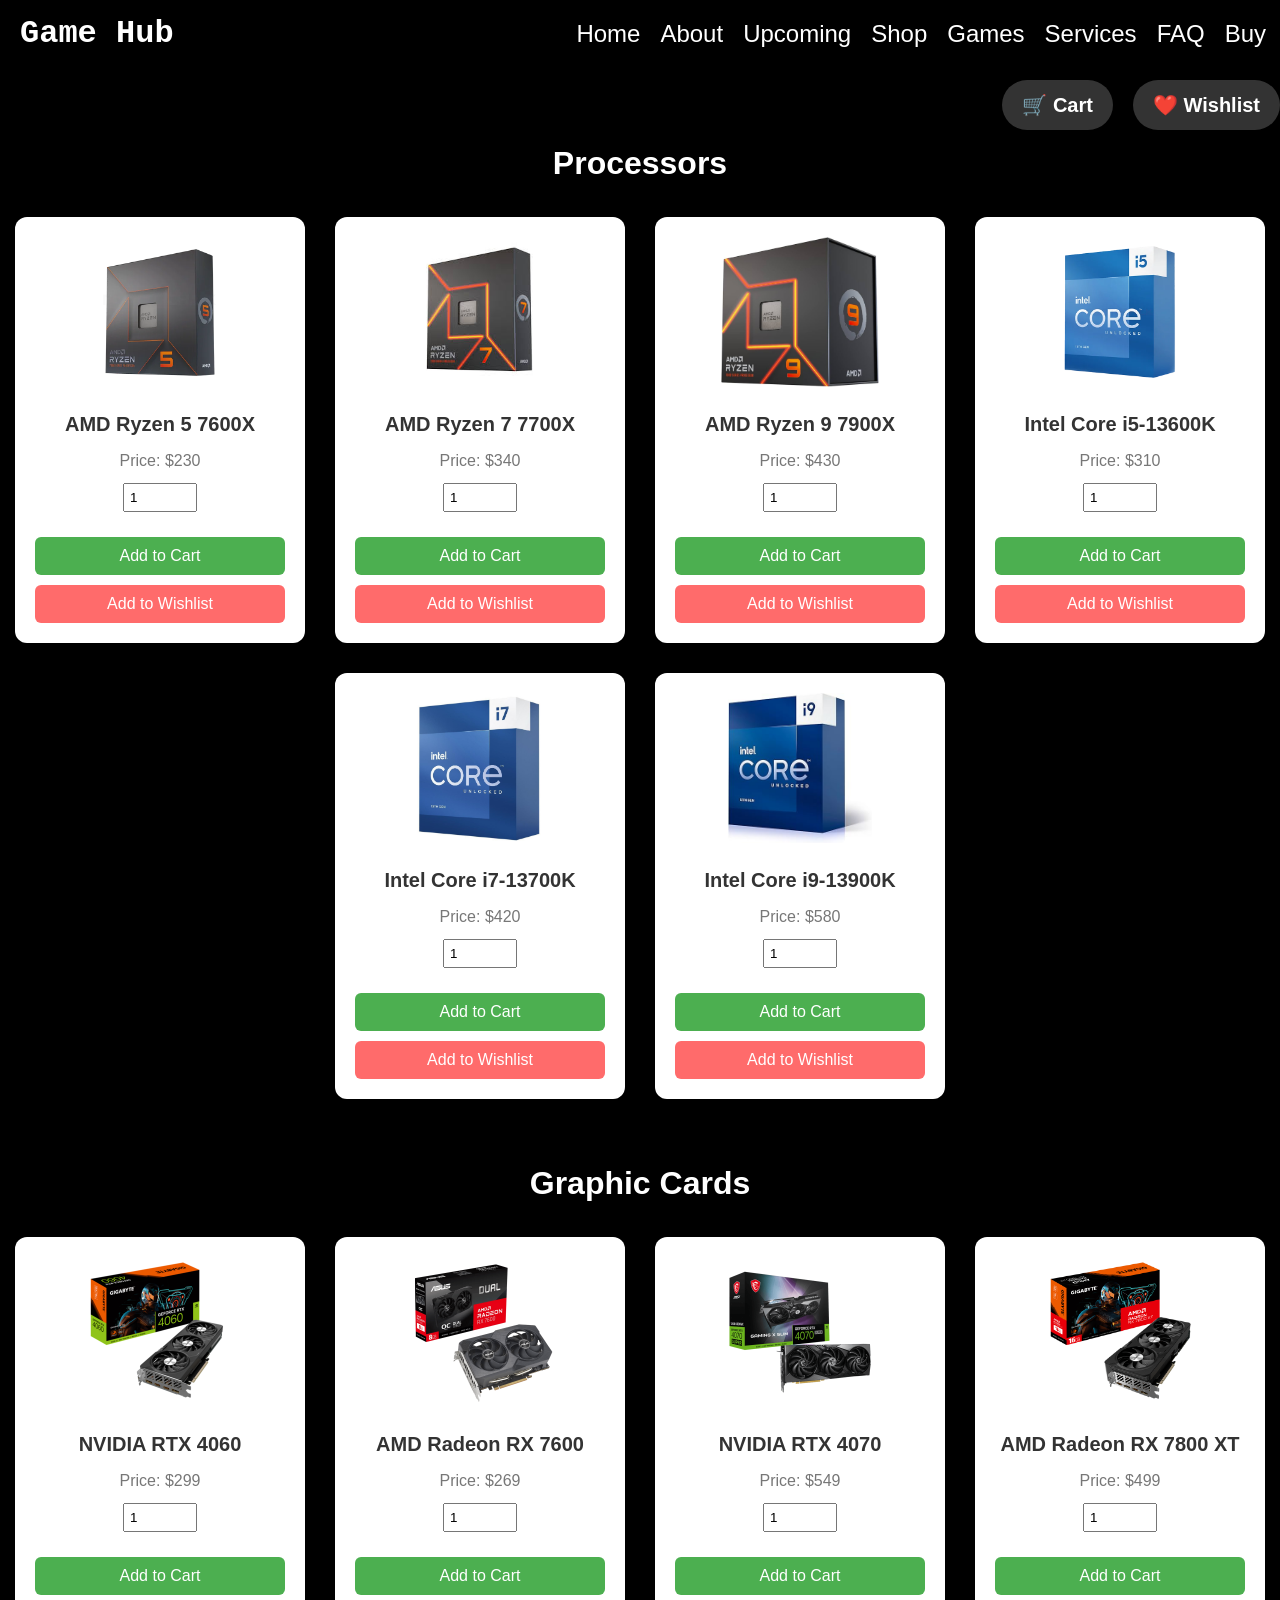
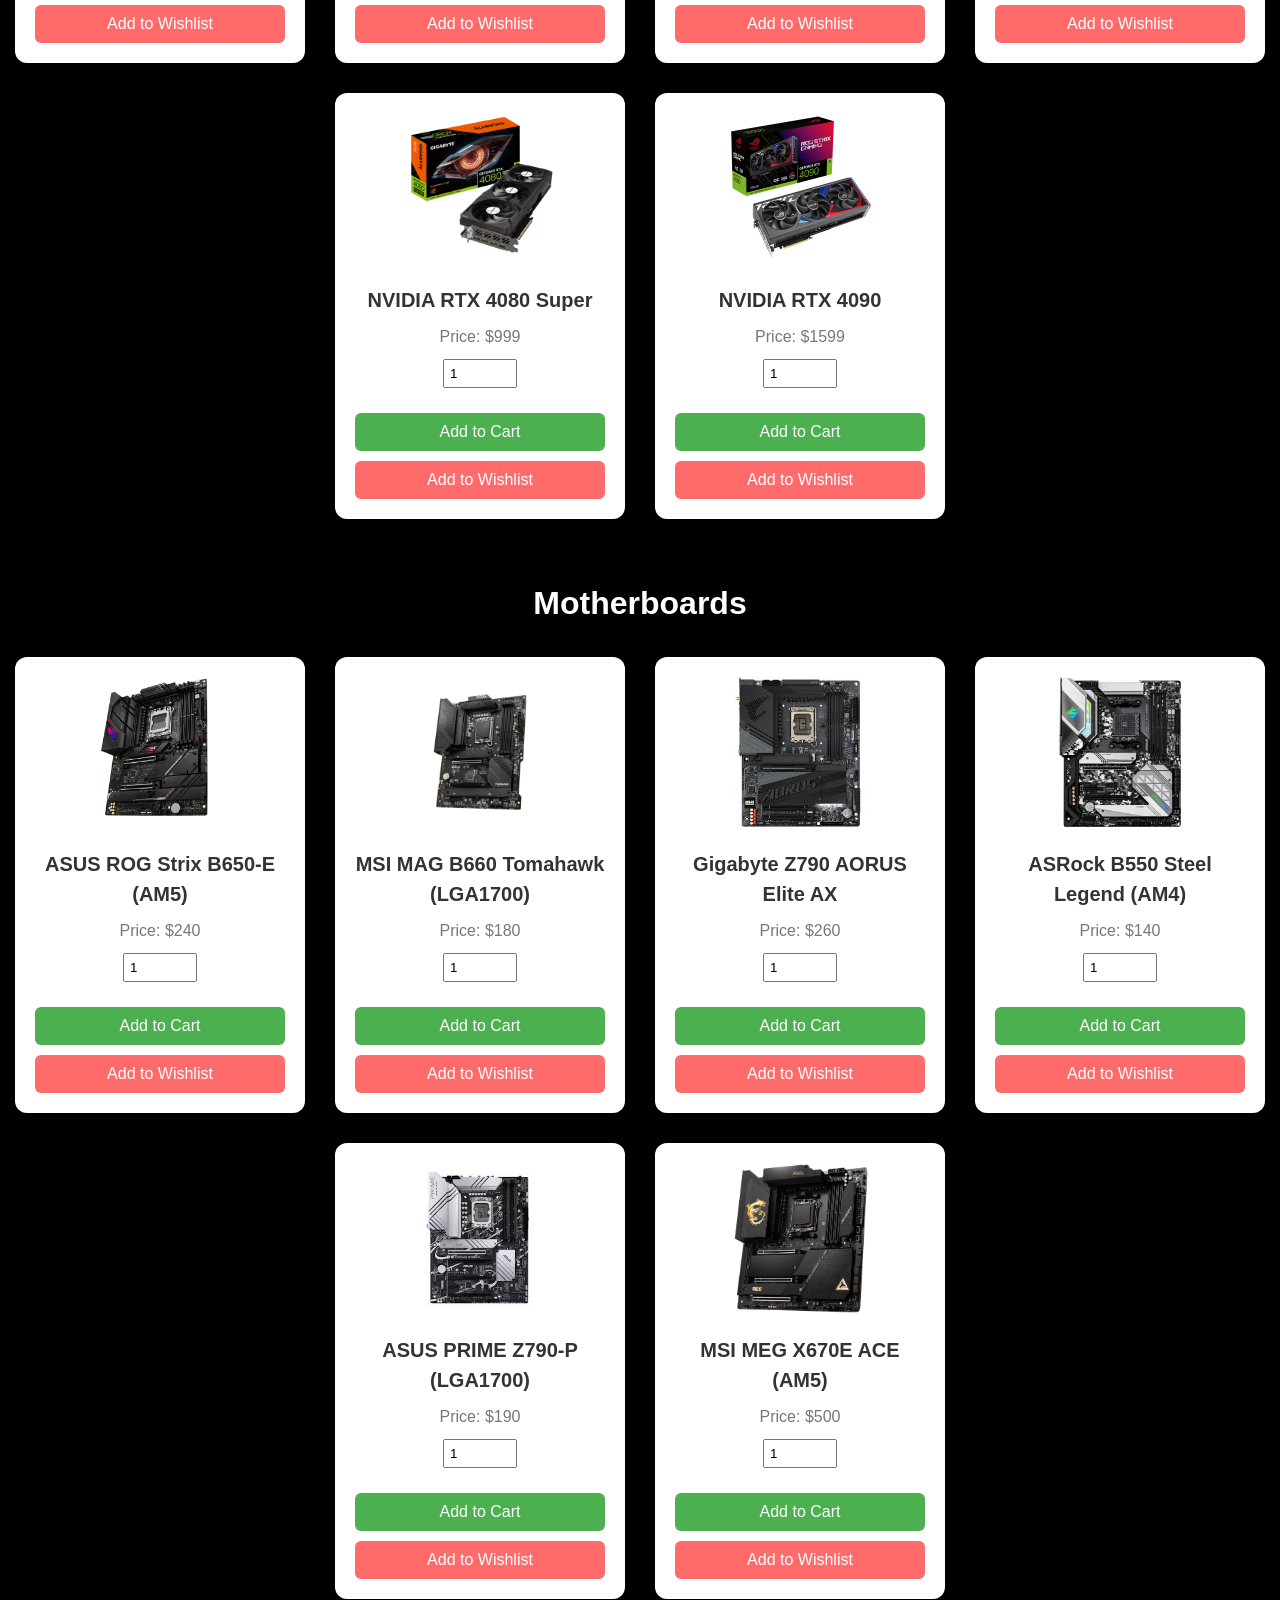
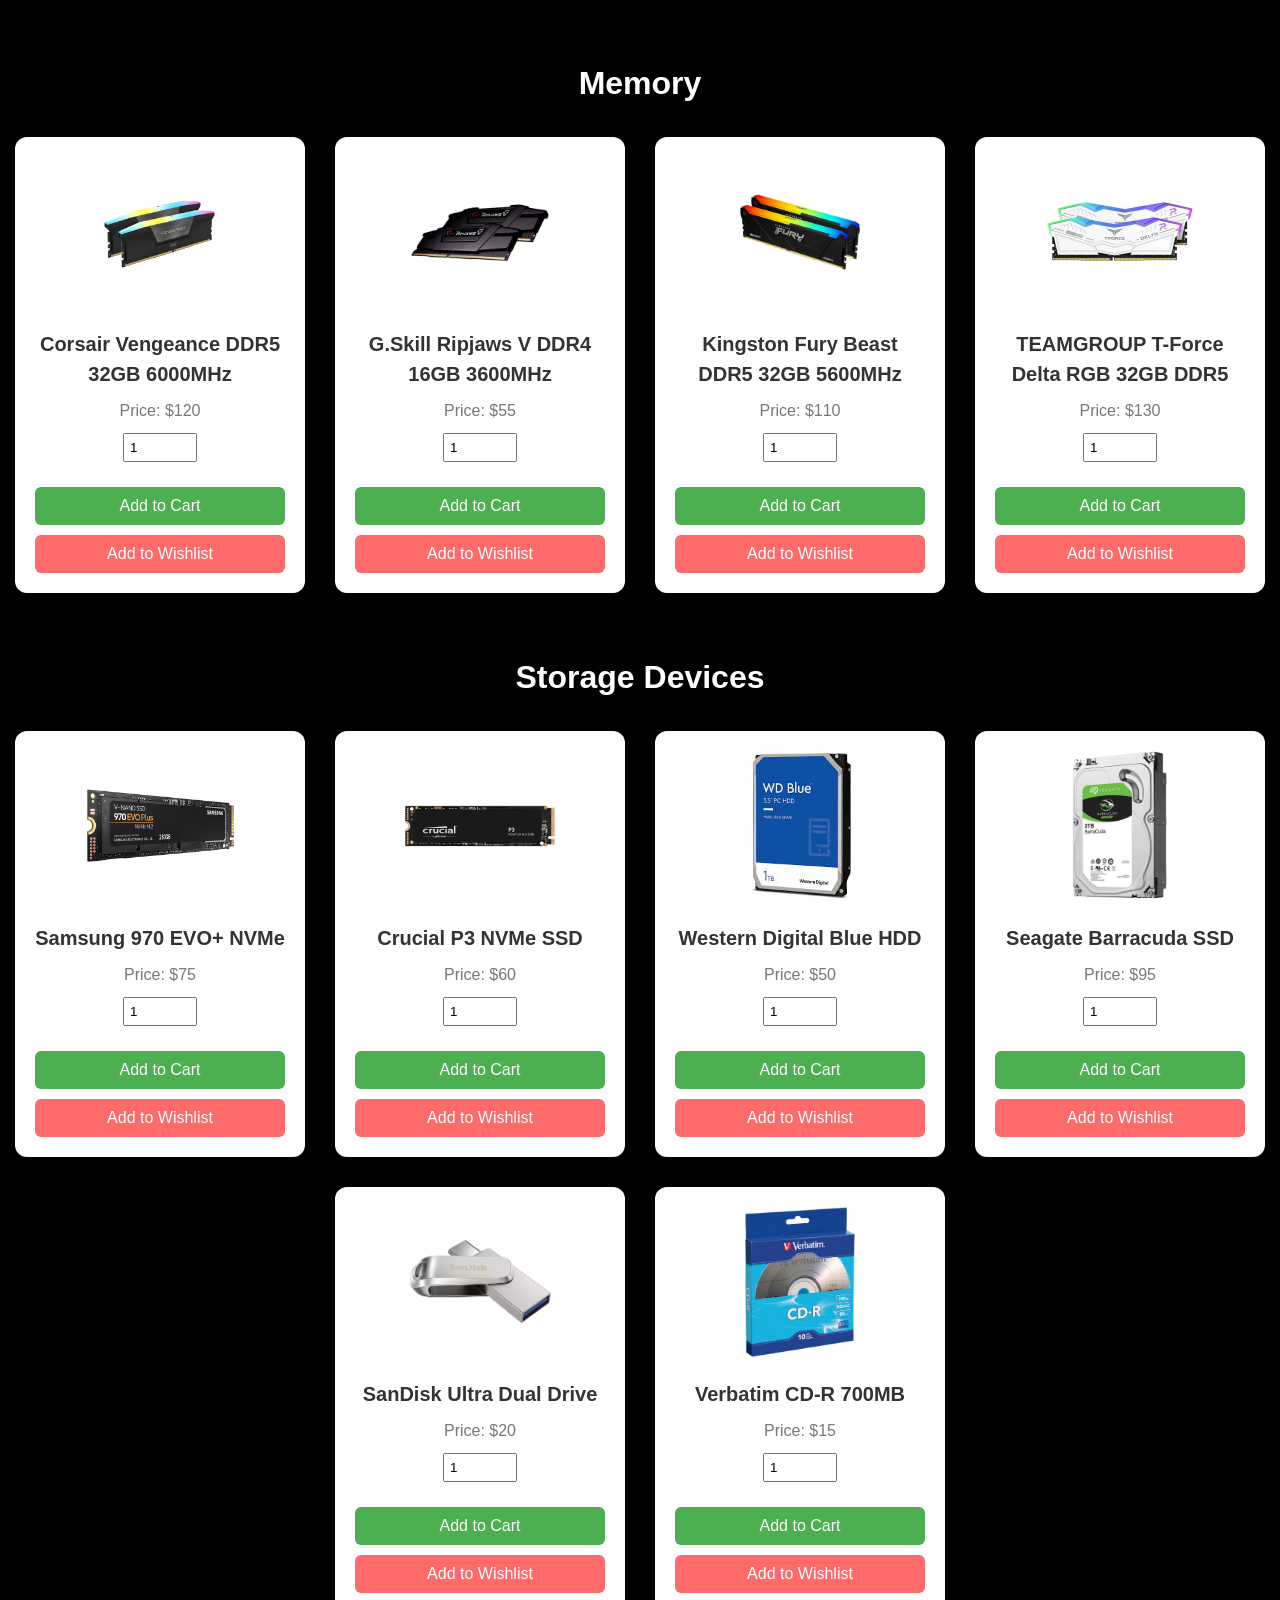
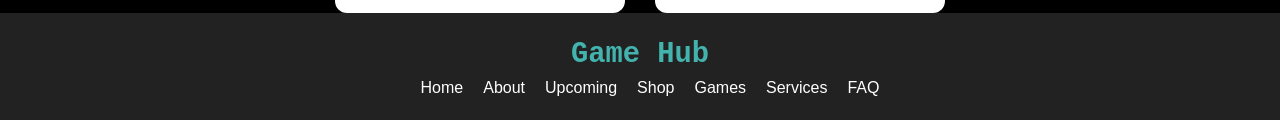
<file: market.html>
<!DOCTYPE html>
<html lang="en">
<head>
    <meta charset="UTF-8">
    <meta name="viewport" content="width=device-width, initial-scale=1.0">
    <title>Game Stop</title>
    <link rel="stylesheet" href="market.css">
    <link rel="stylesheet" href="bar.css">
    <link rel="apple-touch-icon" sizes="180x180" href="IMAGES/apple-touch-icon.png">
    <link rel="icon" type="image/png" sizes="32x32" href="IMAGES/favicon-32x32.png">
    <link rel="icon" type="image/png" sizes="16x16" href="IMAGES/favicon-16x16.png">
    <link rel="manifest" href="/site.webmanifest">
</head>
<body>

    <header>
        <nav class="navbar">
         <div class="logo">Game Hub</div>
            <ul class="nav-links">
                <li><a href="index.html">Home</a></li>
                <li><a href="about.html">About</a></li>
                <li><a href="upcomin_gam.html">Upcoming</a></li>
                <li><a href="shop.html">Shop</a></li>
                <li><a href="games.html">Games</a></li>
                <li><a href="services.html">Services</a></li>
                <li><a href="faq.html">FAQ</a></li>
                <li><a href="market.html">Buy</a></li>
            </ul>
            <div class="menu-icon" onclick="toggleMenu()">&#9776;</div>
         </nav>
    </header>
    <script>
        function toggleMenu() {
            const navLinks = document.querySelector('.nav-links');
            navLinks.classList.toggle('active');
        }
    </script>

    <div class="topbar">
        <a href="cart.html" class="icon" data-text="Cart">🛒 Cart</a>
        <a href="wishlist.html" class="icon" data-text="Wishlist">❤️ Wishlist</a>
    </div>

  <h1 class="heading">Processors</h1>

  <div class="product-list">
    <div class="product">
      <img src="img/img1.webp" alt="Product 1">
      <h2>AMD Ryzen 5 7600X</h2>
      <p>Price: $230</p>
      <input type="number" value="1" min="1" class="quantity">
      <button class="add-cart">Add to Cart</button>
      <button class="add-wishlist">Add to Wishlist</button>
    </div>

    <div class="product">
      <img src="img/img2.jpeg" alt="Product 2">
      <h2>AMD Ryzen 7 7700X	</h2>
      <p>Price: 	$340</p>
      <input type="number" value="1" min="1" class="quantity">
      <button class="add-cart">Add to Cart</button>
      <button class="add-wishlist">Add to Wishlist</button>
    </div>

    <div class="product">
      <img src="img/img3.jpg" alt="Product 3">
      <h2>AMD Ryzen 9 7900X	</h2>
      <p>Price: $430</p>
      <input type="number" value="1" min="1" class="quantity">
      <button class="add-cart">Add to Cart</button>
      <button class="add-wishlist">Add to Wishlist</button>
    </div>

    <div class="product">
      <img src="img/img4.webp" alt="Product 4">
      <h2>Intel Core i5-13600K	</h2>
      <p>Price: $310</p>
      <input type="number" value="1" min="1" class="quantity">
      <button class="add-cart">Add to Cart</button>
      <button class="add-wishlist">Add to Wishlist</button>
    </div>

    <div class="product">
      <img src="img/img5.jpg" alt="Product 5">
      <h2>Intel Core i7-13700K	</h2>
      <p>Price: 	$420</p>
      <input type="number" value="1" min="1" class="quantity">
      <button class="add-cart">Add to Cart</button>
      <button class="add-wishlist">Add to Wishlist</button>
    </div>

    <div class="product">
      <img src="img/img6.jpg" alt="Product 6">
      <h2>Intel Core i9-13900K</h2>
      <p>Price: $580</p>
      <input type="number" value="1" min="1" class="quantity">
      <button class="add-cart">Add to Cart</button>
      <button class="add-wishlist">Add to Wishlist</button>
    </div>
  </div>

  <h1 class="heading1">Graphic Cards</h1>

  <div class="product-list">
    <div class="product">
      <img src="img/img7.png" alt="Product 1">
      <h2>NVIDIA RTX 4060	</h2>
      <p>Price: $299</p>
      <input type="number" value="1" min="1" class="quantity">
      <button class="add-cart">Add to Cart</button>
      <button class="add-wishlist">Add to Wishlist</button>
    </div>

    <div class="product">
      <img src="img/img8.png" alt="Product 2">
      <h2>AMD Radeon RX 7600</h2>
      <p>Price: 	$269</p>
      <input type="number" value="1" min="1" class="quantity">
      <button class="add-cart">Add to Cart</button>
      <button class="add-wishlist">Add to Wishlist</button>
    </div>

    <div class="product">
      <img src="img/img9.png" alt="Product 3">
      <h2>NVIDIA RTX 4070</h2>
      <p>Price: $549</p>
      <input type="number" value="1" min="1" class="quantity">
      <button class="add-cart">Add to Cart</button>
      <button class="add-wishlist">Add to Wishlist</button>
    </div>

    <div class="product">
      <img src="img/img10.png" alt="Product 4">
      <h2>AMD Radeon RX 7800 XT		</h2>
      <p>Price: $499</p>
      <input type="number" value="1" min="1" class="quantity">
      <button class="add-cart">Add to Cart</button>
      <button class="add-wishlist">Add to Wishlist</button>
    </div>

    <div class="product">
      <img src="img/img11.webp" alt="Product 5">
      <h2>NVIDIA RTX 4080 Super	</h2>
      <p>Price: 		$999</p>
      <input type="number" value="1" min="1" class="quantity">
      <button class="add-cart">Add to Cart</button>
      <button class="add-wishlist">Add to Wishlist</button>
    </div>

    <div class="product">
      <img src="img/img12.png" alt="Product 6">
      <h2>NVIDIA RTX 4090	</h2>
      <p>Price: 	$1599</p>
      <input type="number" value="1" min="1" class="quantity">
      <button class="add-cart">Add to Cart</button>
      <button class="add-wishlist">Add to Wishlist</button>
    </div>
  </div>

  <h1 class="heading1">Motherboards</h1>

  <div class="product-list">
    <div class="product">
      <img src="img/img13.png" alt="Product 1">
      <h2>ASUS ROG Strix B650-E (AM5)	</h2>
      <p>Price: $240</p>
      <input type="number" value="1" min="1" class="quantity">
      <button class="add-cart">Add to Cart</button>
      <button class="add-wishlist">Add to Wishlist</button>
    </div>

    <div class="product">
      <img src="img/img14.png" alt="Product 2">
      <h2>MSI MAG B660 Tomahawk (LGA1700)	</h2>
      <p>Price: 	$180</p>
      <input type="number" value="1" min="1" class="quantity">
      <button class="add-cart">Add to Cart</button>
      <button class="add-wishlist">Add to Wishlist</button>
    </div>

    <div class="product">
      <img src="img/img15.jpeg" alt="Product 3">
      <h2>Gigabyte Z790 AORUS Elite AX</h2>
      <p>Price: $260</p>
      <input type="number" value="1" min="1" class="quantity">
      <button class="add-cart">Add to Cart</button>
      <button class="add-wishlist">Add to Wishlist</button>
    </div>

    <div class="product">
      <img src="img/img16.jpg" alt="Product 4">
      <h2>ASRock B550 Steel Legend (AM4)</h2>
      <p>Price: $140</p>
      <input type="number" value="1" min="1" class="quantity">
      <button class="add-cart">Add to Cart</button>
      <button class="add-wishlist">Add to Wishlist</button>
    </div>

    <div class="product">
      <img src="img/img17.jpeg" alt="Product 5">
      <h2>ASUS PRIME Z790-P (LGA1700)	</h2>
      <p>Price: 		$190</p>
      <input type="number" value="1" min="1" class="quantity">
      <button class="add-cart">Add to Cart</button>
      <button class="add-wishlist">Add to Wishlist</button>
    </div>

    <div class="product">
      <img src="img/img18.png" alt="Product 6">
      <h2>MSI MEG X670E ACE (AM5)</h2>
      <p>Price: 	$500</p>
      <input type="number" value="1" min="1" class="quantity">
      <button class="add-cart">Add to Cart</button>
      <button class="add-wishlist">Add to Wishlist</button>
    </div>
  </div>

  <h1 class="heading1">Memory</h1>

  <div class="product-list">
    <div class="product">
      <img src="img/img19.png" alt="Product 1">
      <h2>Corsair Vengeance DDR5 32GB 6000MHz	</h2>
      <p>Price: $120</p>
      <input type="number" value="1" min="1" class="quantity">
      <button class="add-cart">Add to Cart</button>
      <button class="add-wishlist">Add to Wishlist</button>
    </div>

    <div class="product">
      <img src="img/img20.webp" alt="Product 2">
      <h2>G.Skill Ripjaws V DDR4 16GB 3600MHz</h2>
      <p>Price: 	$55</p>
      <input type="number" value="1" min="1" class="quantity">
      <button class="add-cart">Add to Cart</button>
      <button class="add-wishlist">Add to Wishlist</button>
    </div>

    <div class="product">
      <img src="img/img21.jpg" alt="Product 3">
      <h2>Kingston Fury Beast DDR5 32GB 5600MHz</h2>
      <p>Price: $110</p>
      <input type="number" value="1" min="1" class="quantity">
      <button class="add-cart">Add to Cart</button>
      <button class="add-wishlist">Add to Wishlist</button>
    </div>

    <div class="product">
      <img src="img/img22.jpg" alt="Product 4">
      <h2>TEAMGROUP T-Force Delta RGB 32GB DDR5</h2>
      <p>Price: $130</p>
      <input type="number" value="1" min="1" class="quantity">
      <button class="add-cart">Add to Cart</button>
      <button class="add-wishlist">Add to Wishlist</button>
    </div>
  </div>

  <h1 class="heading1">Storage Devices</h1>

  <div class="product-list">
    <div class="product">
      <img src="img/img23.jpg" alt="Product 1">
      <h2>Samsung 970 EVO+ NVMe</h2>
      <p>Price: $75</p>
      <input type="number" value="1" min="1" class="quantity">
      <button class="add-cart">Add to Cart</button>
      <button class="add-wishlist">Add to Wishlist</button>
    </div>

    <div class="product">
      <img src="img/img24.webp" alt="Product 2">
      <h2>Crucial P3 NVMe SSD</h2>
      <p>Price: 	$60</p>
      <input type="number" value="1" min="1" class="quantity">
      <button class="add-cart">Add to Cart</button>
      <button class="add-wishlist">Add to Wishlist</button>
    </div>

    <div class="product">
      <img src="img/img25.jpeg" alt="Product 3">
      <h2>Western Digital Blue HDD	</h2>
      <p>Price: $50</p>
      <input type="number" value="1" min="1" class="quantity">
      <button class="add-cart">Add to Cart</button>
      <button class="add-wishlist">Add to Wishlist</button>
    </div>

    <div class="product">
      <img src="img/img26.png" alt="Product 4">
      <h2>Seagate Barracuda	SSD</h2>
      <p>Price: $95</p>
      <input type="number" value="1" min="1" class="quantity">
      <button class="add-cart">Add to Cart</button>
      <button class="add-wishlist">Add to Wishlist</button>
    </div>

    <div class="product">
      <img src="img/img27.webp" alt="Product 5">
      <h2>SanDisk Ultra Dual Drive</h2>
      <p>Price: 		$20</p>
      <input type="number" value="1" min="1" class="quantity">
      <button class="add-cart">Add to Cart</button>
      <button class="add-wishlist">Add to Wishlist</button>
    </div>

    <div class="product">
      <img src="img/img28.jpg" alt="Product 6">
      <h2>Verbatim CD-R 700MB</h2>
      <p>Price: 	$15</p>
      <input type="number" value="1" min="1" class="quantity">
      <button class="add-cart">Add to Cart</button>
      <button class="add-wishlist">Add to Wishlist</button>
    </div>
  </div>

  <script src="market.js"></script>
  <footer>
    <div class="footer-container">
        <div class="footer-logo">
            <span>Game Hub</span>
        </div>
        <ul class="footer-nav-links">
            <li><a href="Mainpage.html">Home</a></li>
            <li><a href="about.html">About</a></li>
            <li><a href="upcomin_gam.html">Upcoming</a></li>
            <li><a href="shop.html">Shop</a></li>
            <li><a href="games.html">Games</a></li>
            <li><a href="services.html">Services</a></li>
            <li><a href="faq.html">FAQ</a></li>
        </ul>
    </div>
</footer>   
</body>
</html>
</file>
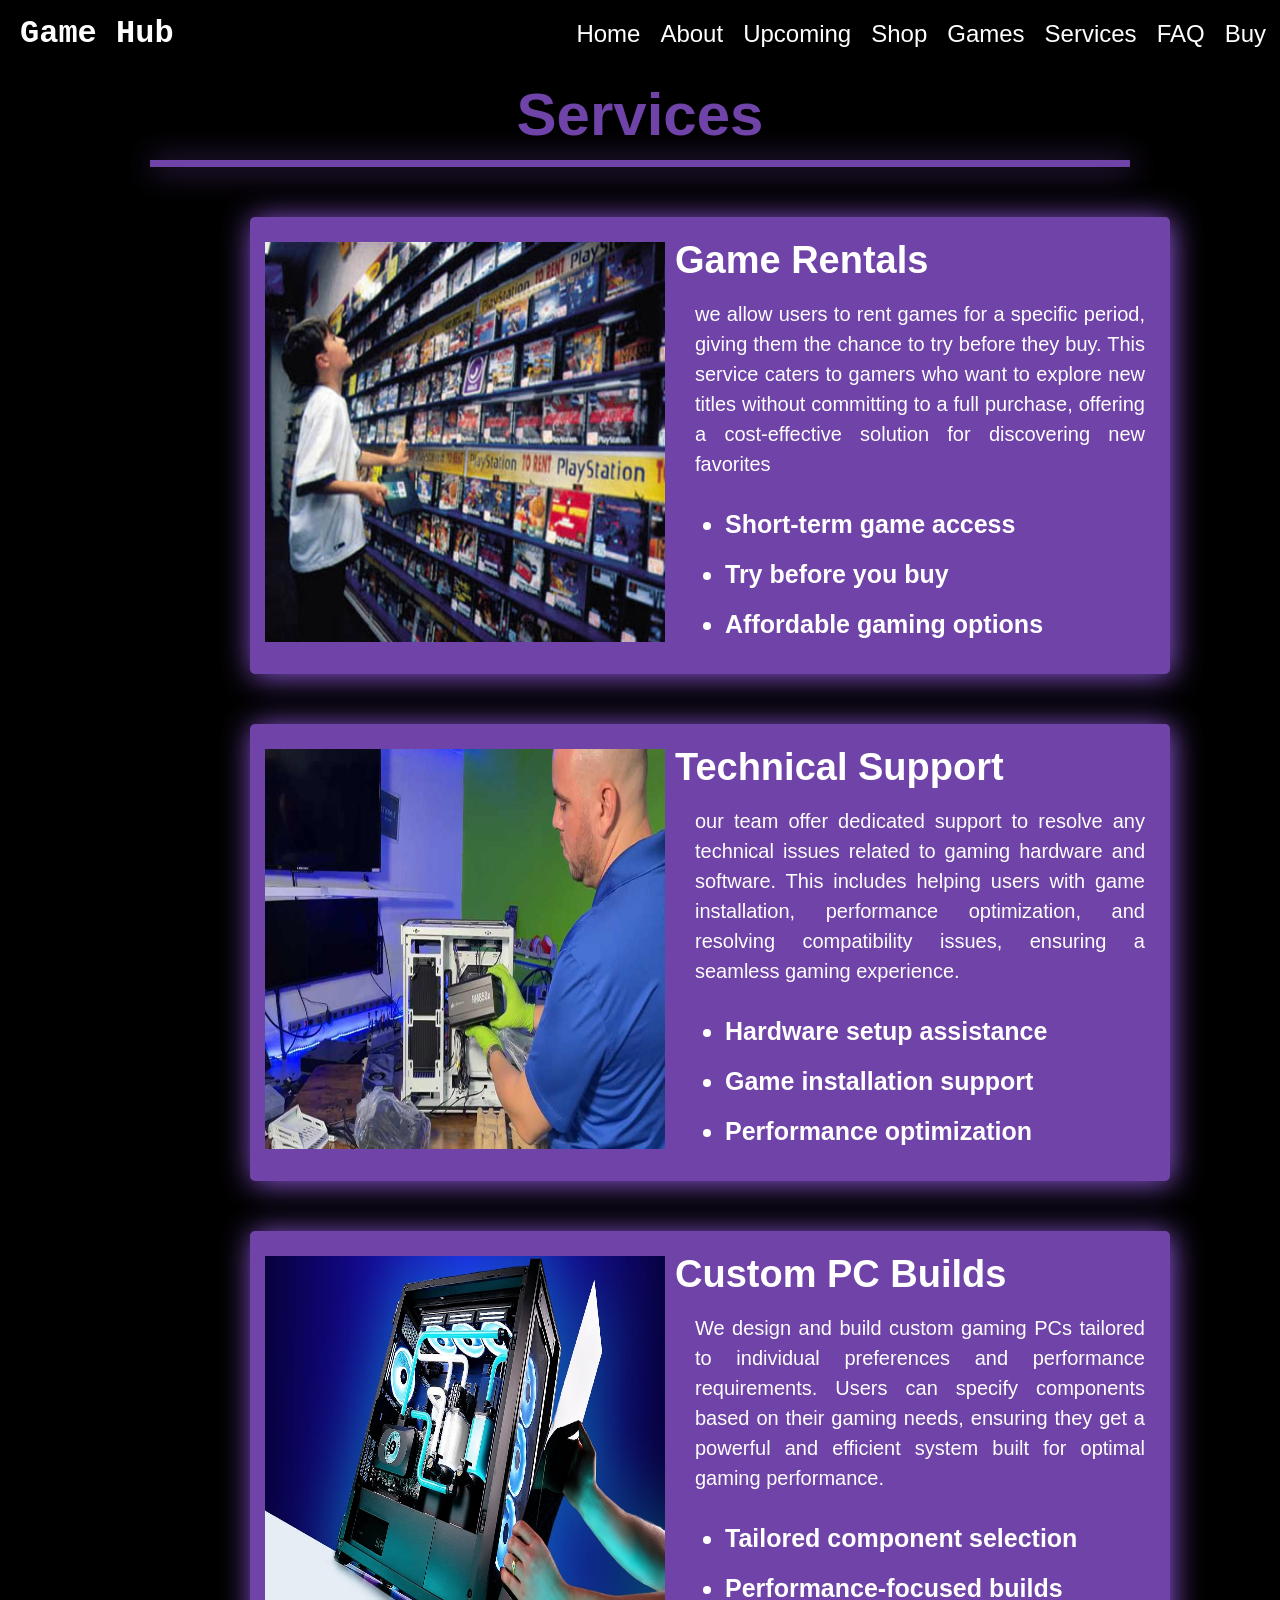
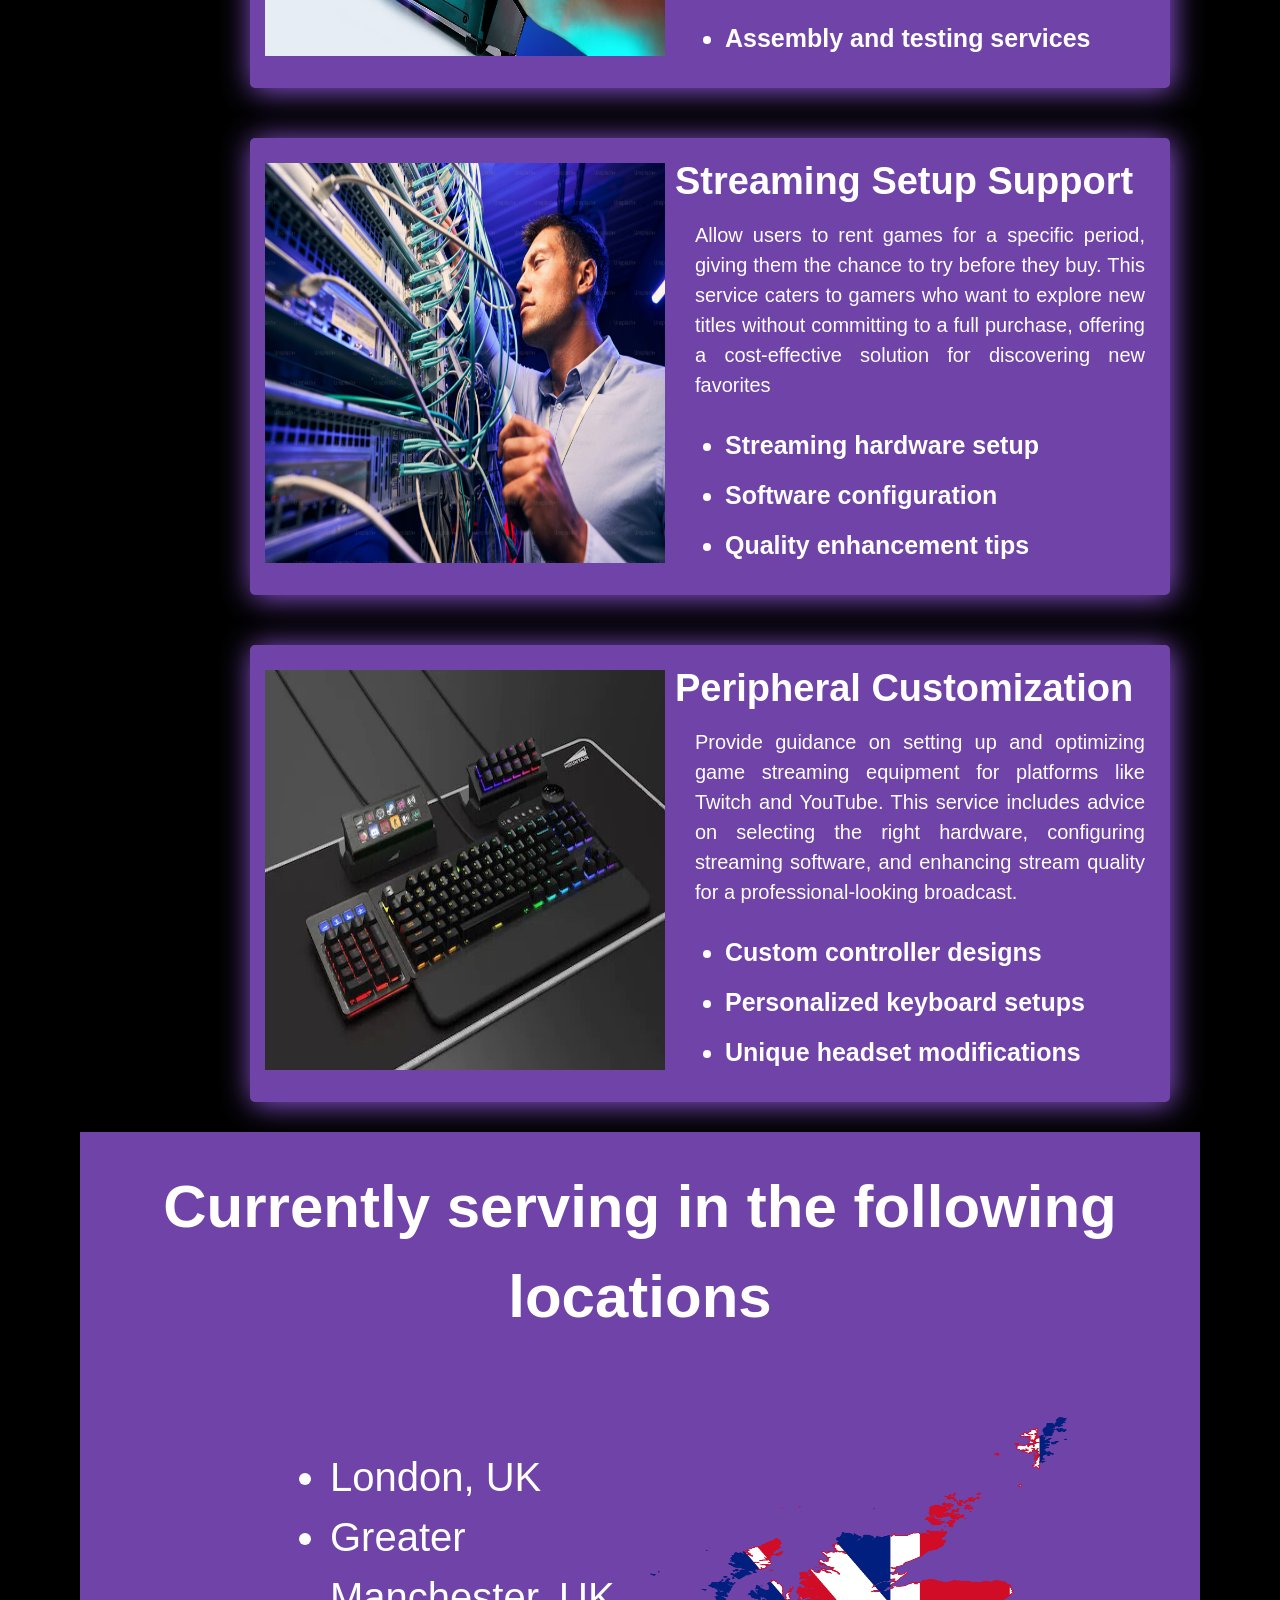
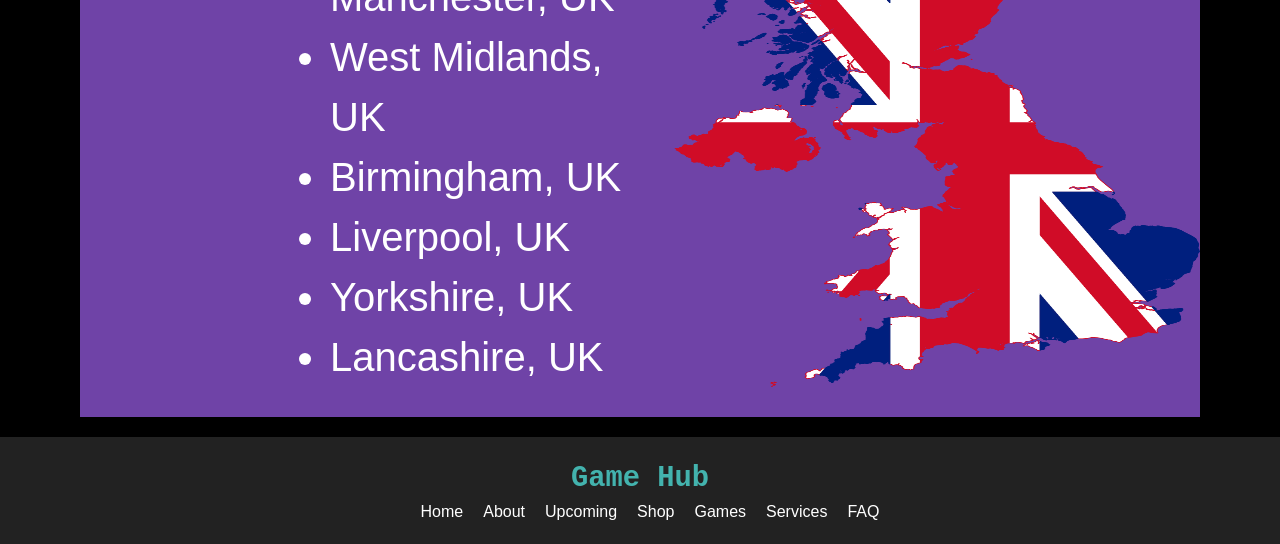
<file: services.html>
<!DOCTYPE html>
<html lang="en">
<head>
    <meta charset="UTF-8">
    <meta name="viewport" content="width=device-width, initial-scale=1.0">
    <title>Game Stop</title>
    <link rel="stylesheet" href="services.css">
    <link rel="stylesheet" href="bar.css">
    <link rel="apple-touch-icon" sizes="180x180" href="IMAGES/apple-touch-icon.png">
    <link rel="icon" type="image/png" sizes="32x32" href="IMAGES/favicon-32x32.png">
    <link rel="icon" type="image/png" sizes="16x16" href="IMAGES/favicon-16x16.png">
    <link rel="manifest" href="IMAGES/site.webmanifest">
</head>
<body>

    <header>
        <nav class="navbar">
         <div class="logo">Game Hub</div>
            <ul class="nav-links">
                <li><a href="index.html">Home</a></li>
                <li><a href="about.html">About</a></li>
                <li><a href="upcomin_gam.html">Upcoming</a></li>
                <li><a href="shop.html">Shop</a></li>
                <li><a href="games.html">Games</a></li>
                <li><a href="services.html">Services</a></li>
                <li><a href="faq.html">FAQ</a></li>
                <li><a href="market.html">Buy</a></li>
            </ul>
            <div class="menu-icon" onclick="toggleMenu()">&#9776;</div>
         </nav>
    </header>
    <script>
        function toggleMenu() {
            const navLinks = document.querySelector('.nav-links');
            navLinks.classList.toggle('active');
        }
    </script>

<h1 class="topic">Services</h1>
<hr class="line">

<div class="container">
    <div><img  class="img3" src="IMAGES/rent.jpg" alt="looking at games"></div>
    <div class="flex">
            <h1 class="name">Game Rentals</h1>
            <p class="dis">we allow users to rent games for a specific period, giving them the chance to try before they buy. This service caters to gamers who want to explore new titles without committing to a full purchase, offering a cost-effective solution for discovering new favorites</p>
            <ul class="info">
                <li>Short-term game access</li>
                <li>Try before you buy</li>
                <li>Affordable gaming options</li>
            </ul>
    </div>
</div>
<div class="container">
    <div><img  class="img3" src="IMAGES/sup.jpg" alt="fixing a pc"></div>
    <div class="flex">
            <h1 class="name">Technical Support</h1>
            <p class="dis">our team offer dedicated support to resolve any technical issues related to gaming hardware and software. This includes helping users with game installation, performance optimization, and resolving compatibility issues, ensuring a seamless gaming experience.</p>
            <ul class="info">
                <li>Hardware setup assistance</li>
                <li>Game installation support</li>
                <li>Performance optimization</li>
            </ul>
    </div>
</div>
<div class="container">
    <div><img  class="img3" src="IMAGES/pcb.jpg" alt="custom pc build"></div>
    <div class="flex">
            <h1 class="name">Custom PC Builds</h1>
            <p class="dis">We design and build custom gaming PCs tailored to individual preferences and performance requirements. Users can specify components based on their gaming needs, ensuring they get a powerful and efficient system built for optimal gaming performance.</p>
            <ul class="info">
                <li>Tailored component selection</li>
                <li>Performance-focused builds</li>
                <li>Assembly and testing services</li>
            </ul>
    </div>
</div>
<div class="container">
    <div><img  class="img3" src="IMAGES/tech.jpeg" alt="streaming setup"></div>
    <div class="flex">
            <h1 class="name">Streaming Setup Support</h1>
            <p class="dis"> Allow users to rent games for a specific period, giving them the chance to try before they buy. This service caters to gamers who want to explore new titles without committing to a full purchase, offering a cost-effective solution for discovering new favorites</p>
            <ul class="info">
                <li>Streaming hardware setup</li>
                <li>Software configuration</li>
                <li>Quality enhancement tips</li>
            </ul>
    </div>
</div>
<div class="container">
    <div><img  class="img3" src="IMAGES/key.jpeg" alt="high end keyboard"></div>
    <div class="flex">
            <h1 class="name">Peripheral Customization</h1>
            <p class="dis"> Provide guidance on setting up and optimizing game streaming equipment for platforms like Twitch and YouTube. This service includes advice on selecting the right hardware, configuring streaming software, and enhancing stream quality for a professional-looking broadcast.</p>
            <ul class="info">
                <li>Custom controller designs</li>
                <li>Personalized keyboard setups</li>
                <li>Unique headset modifications</li>
            </ul>
    </div>
</div>
<div class="sec">
    <h1 class="topic1">Currently serving in the following locations</h1>
    <div class="main">
        <div class="item1">
            <ul class="topic2">
                <li>London, UK</li>
                <li>Greater Manchester, UK</li>
                <li>West Midlands, UK</li>
                <li>Birmingham, UK</li>
                <li>Liverpool, UK</li>
                <li>Yorkshire, UK</li>
                <li>Lancashire, UK</li>
            </ul>
        </div>
        <div class="item2"><img class="img2" src="IMAGES/uk.png"></div>
    </div>
</div>
<footer>
    <div class="footer-container">
        <div class="footer-logo">
            <span>Game Hub</span>
        </div>
        <ul class="footer-nav-links">
            <li><a href="Mainpage.html">Home</a></li>
            <li><a href="about.html">About</a></li>
            <li><a href="upcomin_gam.html">Upcoming</a></li>
            <li><a href="shop.html">Shop</a></li>
            <li><a href="games.html">Games</a></li>
            <li><a href="services.html">Services</a></li>
            <li><a href="faq.html">FAQ</a></li>
        </ul>
    </div>
</footer>
</body>
</html>
</file>
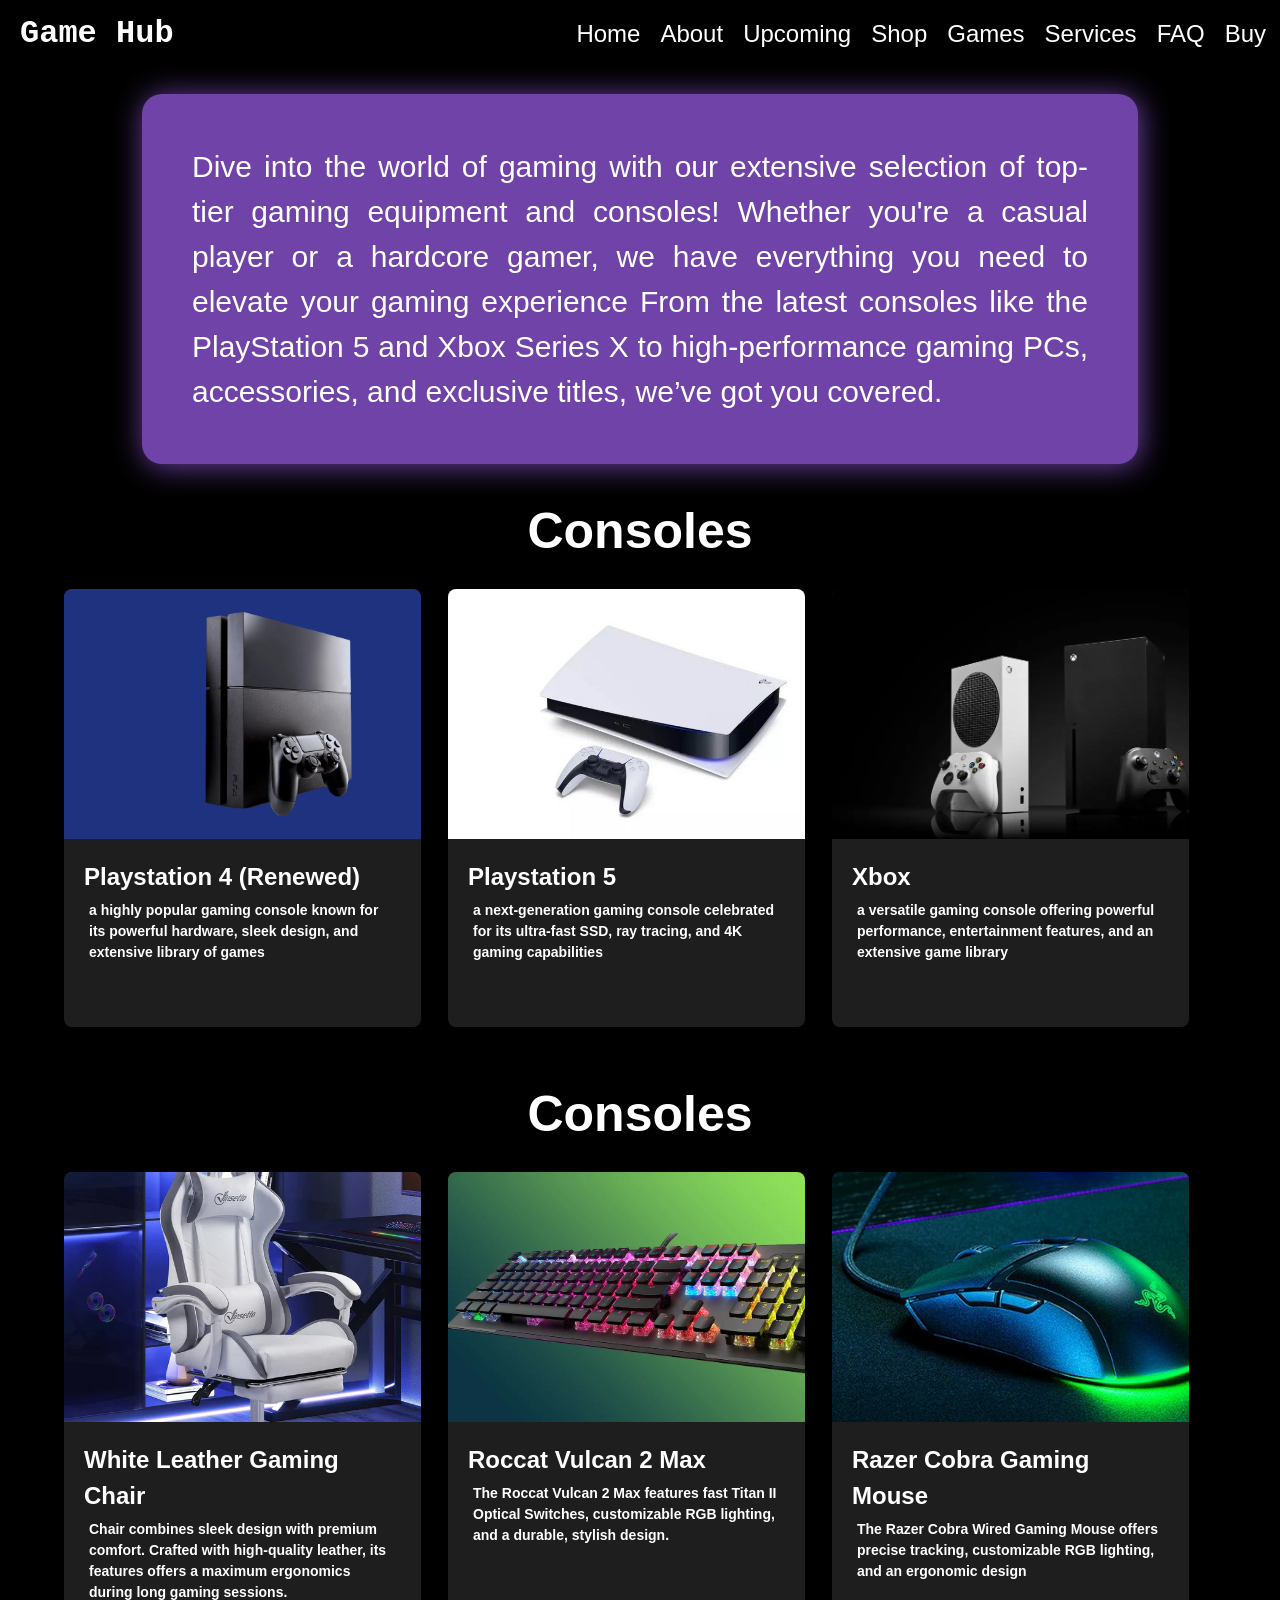
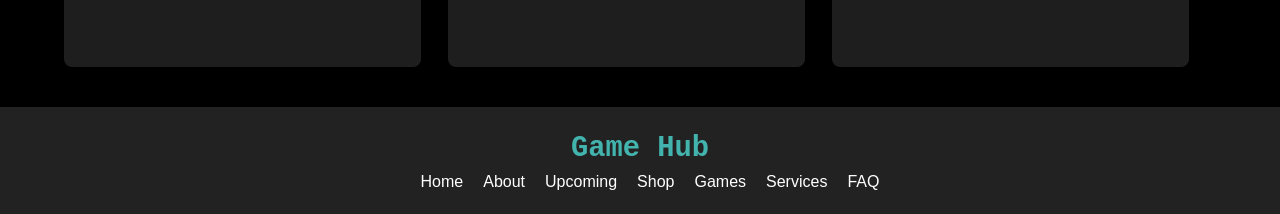
<file: shop.html>
<!DOCTYPE html>
<html lang="en">
<head>
    <meta charset="UTF-8">
    <meta name="viewport" content="width=device-width, initial-scale=1.0">
    <title>Game Stop</title>
    <link rel="stylesheet" href="shop.css">
    <link rel="stylesheet" href="bar.css">
    <link rel="apple-touch-icon" sizes="180x180" href="IMAGES/apple-touch-icon.png">
    <link rel="icon" type="image/png" sizes="32x32" href="IMAGES/favicon-32x32.png">
    <link rel="icon" type="image/png" sizes="16x16" href="IMAGES/favicon-16x16.png">
    <link rel="manifest" href="IMAGES/site.webmanifest">
</head>
<body>

    <header>
        <nav class="navbar">
         <div class="logo">Game Hub</div>
            <ul class="nav-links">
                <li><a href="index.html">Home</a></li>
                <li><a href="about.html">About</a></li>
                <li><a href="upcomin_gam.html">Upcoming</a></li>
                <li><a href="shop.html">Shop</a></li>
                <li><a href="games.html">Games</a></li>
                <li><a href="services.html">Services</a></li>
                <li><a href="faq.html">FAQ</a></li>
                <li><a href="market.html">Buy</a></li>
            </ul>
            <div class="menu-icon" onclick="toggleMenu()">&#9776;</div>
         </nav>
    </header>
    <script>
        function toggleMenu() {
            const navLinks = document.querySelector('.nav-links');
            navLinks.classList.toggle('active');
        }
    </script>
<p class="hh">...</p>
<div class="glow">
    <p class="intro">Dive into the world of gaming with our extensive selection of top-tier gaming equipment and consoles! Whether you're a casual player or a hardcore gamer, we have everything you need to elevate your gaming experience
        From the latest consoles like the PlayStation 5 and Xbox Series X to high-performance gaming PCs, accessories, and exclusive titles, we’ve got you covered.
    </p>
</div>



    <h2 class="heading"> Consoles</h2>
    <div class="sec">
    <div class="game-card">
        <div class="game-image" style="background-image: url('IMAGES/ps.webp');"></div>
        <div class="game-details">
            <h2>Playstation 4 (Renewed)</h2>
            <div class="game-meta">
                <p><strong> a highly popular gaming console known for its powerful hardware, sleek design, and extensive library of games</strong></p>
            </div>
                <div class="price">$230</div>
        </div>
    </div>
    <div class="game-card">
        <div class="game-image" style="background-image: url('IMAGES/images (2).jpeg');"></div>
        <div class="game-details">
            <h2>Playstation 5</h2>
            <div class="game-meta">
                <p><strong> a next-generation gaming console celebrated for its ultra-fast SSD, ray tracing, and 4K gaming capabilities</strong></p>
            </div>
                <div class="price">$550</div>
        </div>
    </div>
    <div class="game-card">
        <div class="game-image" style="background-image: url('IMAGES/xbox.webp');"></div>
        <div class="game-details">
            <h2>Xbox</h2>
            <div class="game-meta">
                <p><strong> a versatile gaming console offering powerful performance, entertainment features, and an extensive game library</strong></p>
            </div>
                <div class="price">$500</div>
        </div>
    </div>
    </div>

    <h2 class="heading"> Consoles</h2>
    <div class="sec">
    <div class="game-card">
        <div class="game-image" style="background-image: url('IMAGES/chair.webp');"></div>
        <div class="game-details">
            <h2>White Leather Gaming Chair</h2>
            <div class="game-meta">
                <p><strong> Chair combines sleek design with premium comfort. Crafted with high-quality leather, its features offers a maximum ergonomics during long gaming sessions.</strong></p>
            </div>
                <div class="price">$200</div>
        </div>
    </div>
    <div class="game-card">
        <div class="game-image" style="background-image: url('IMAGES/keyboard.webp');"></div>
        <div class="game-details">
            <h2>Roccat Vulcan 2 Max</h2>
            <div class="game-meta">
                <p><strong>The Roccat Vulcan 2 Max features fast Titan II Optical Switches, customizable RGB lighting, and a durable, stylish design.</strong></p>
            </div>
                <div class="price">$229</div>
        </div>
    </div>
    <div class="game-card">
        <div class="game-image" style="background-image: url('IMAGES/rzr.jpg');"></div>
        <div class="game-details">
            <h2>Razer Cobra Gaming Mouse</h2>
            <div class="game-meta">
                <p><strong> The Razer Cobra Wired Gaming Mouse offers precise tracking, customizable RGB lighting, and an ergonomic design</strong></p>
            </div>
                <div class="price">$60</div>
        </div>
    </div>
    </div>
    <footer>
        <div class="footer-container">
            <div class="footer-logo">
                <span>Game Hub</span>
            </div>
            <ul class="footer-nav-links">
                <li><a href="Mainpage.html">Home</a></li>
                <li><a href="about.html">About</a></li>
                <li><a href="upcomin_gam.html">Upcoming</a></li>
                <li><a href="shop.html">Shop</a></li>
                <li><a href="games.html">Games</a></li>
                <li><a href="services.html">Services</a></li>
                <li><a href="faq.html">FAQ</a></li>
            </ul>
        </div>
    </footer>
</body>
</html>
</file>
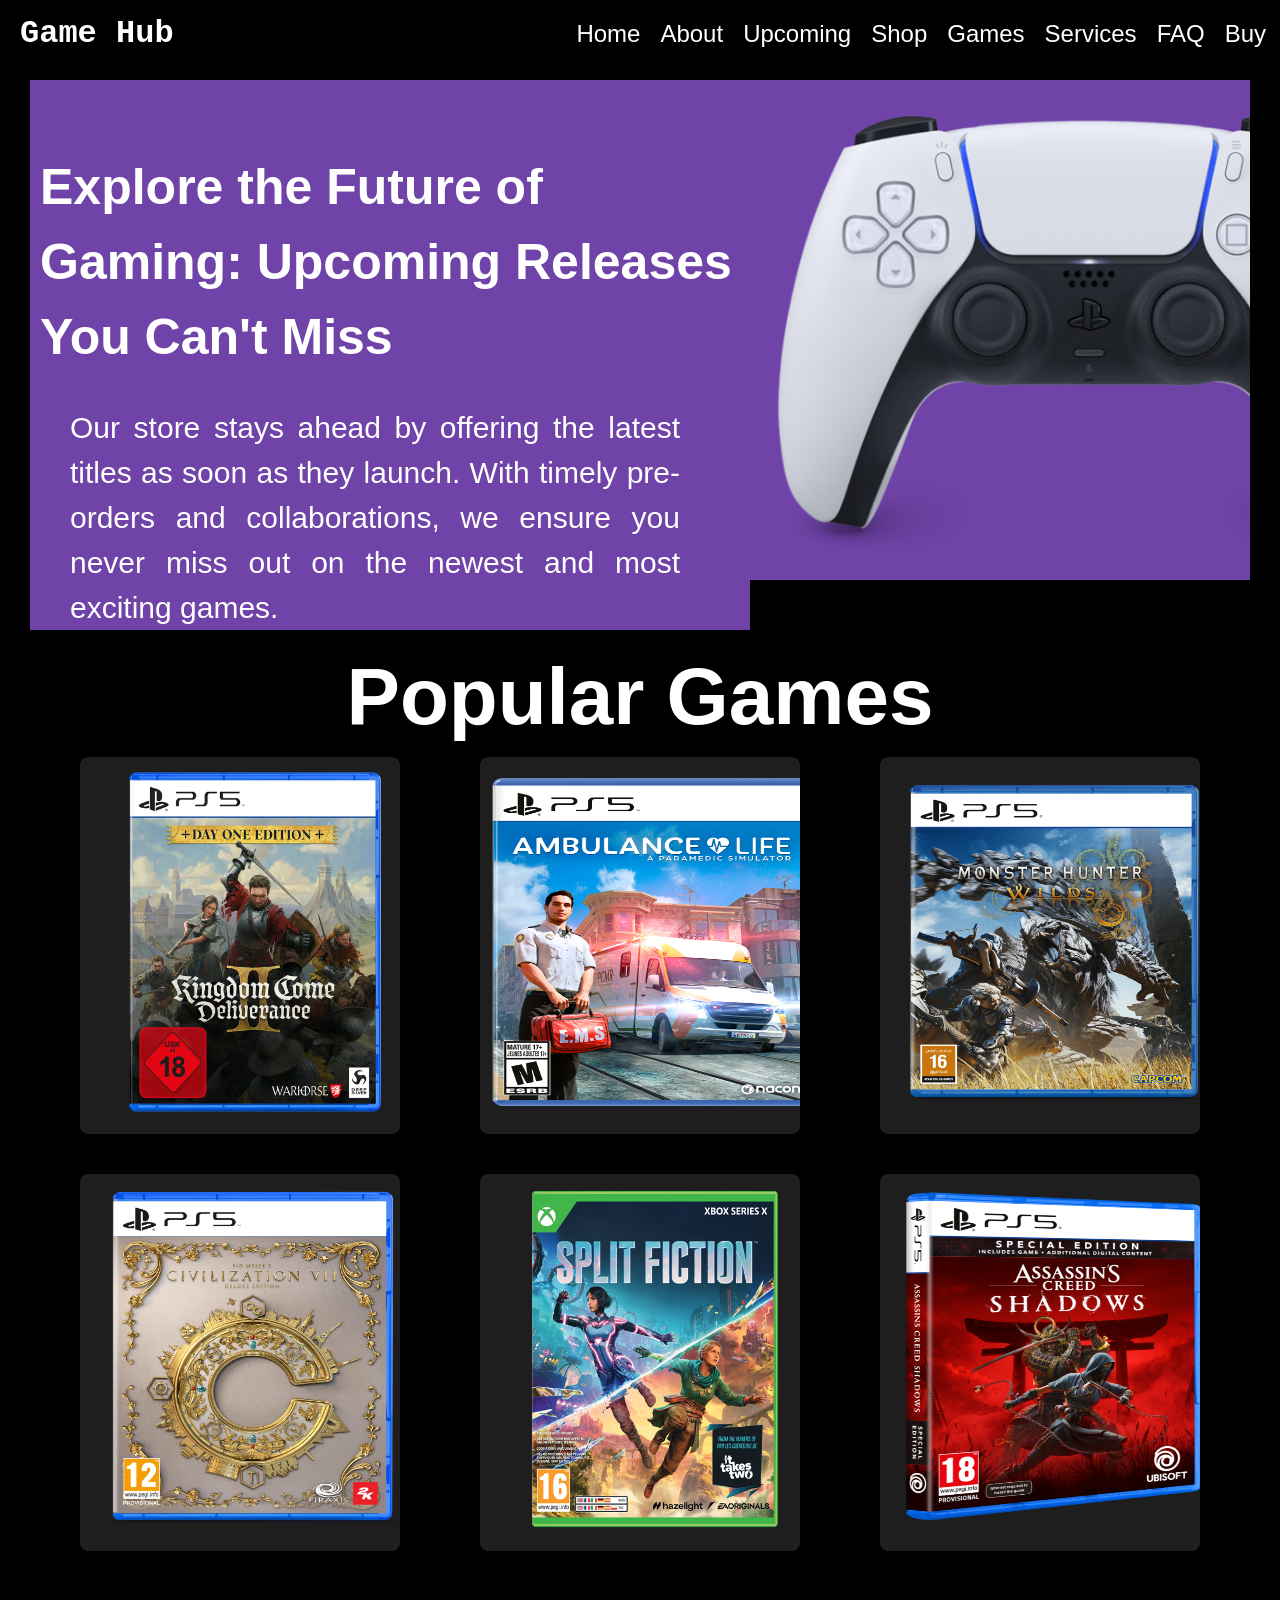
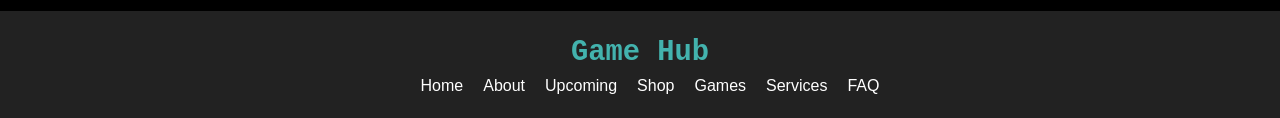
<file: upcomin_gam.html>
<!DOCTYPE html>
<html lang="en">
<head>
    <meta charset="UTF-8">
    <meta name="viewport" content="width=device-width, initial-scale=1.0">
    <title>Game Stop</title>
    <link rel="stylesheet" href="upcomin_gam.css">
    <link rel="stylesheet" href="bar.css">
    <link rel="apple-touch-icon" sizes="180x180" href="IMAGES/apple-touch-icon.png">
    <link rel="icon" type="image/png" sizes="32x32" href="IMAGES/favicon-32x32.png">
    <link rel="icon" type="image/png" sizes="16x16" href="IMAGES/favicon-16x16.png">
    <link rel="manifest" href="IMAGES/site.webmanifest">
</head>
<body>

    <header>
        <nav class="navbar">
         <div class="logo">Game Hub</div>
            <ul class="nav-links">
                <li><a href="index.html">Home</a></li>
                <li><a href="about.html">About</a></li>
                <li><a href="upcomin_gam.html">Upcoming</a></li>
                <li><a href="shop.html">Shop</a></li>
                <li><a href="games.html">Games</a></li>
                <li><a href="services.html">Services</a></li>
                <li><a href="faq.html">FAQ</a></li>
                <li><a href="market.html">Buy</a></li>

            </ul>
            <div class="menu-icon" onclick="toggleMenu()">&#9776;</div>
         </nav>
    </header>
    <script>
        function toggleMenu() {
            const navLinks = document.querySelector('.nav-links');
            navLinks.classList.toggle('active');
        }
    </script>

    <div class="main">
        <div class="item1">
            <h1 class="topic">Explore the Future of Gaming: Upcoming Releases You Can't Miss</h1>
            <p class="para">Our store stays ahead by offering the latest titles as soon as they launch. With timely pre-orders and collaborations, we ensure you never miss out on the newest and most exciting games.</p>
        </div>
        <div class="item2"><img class="img2" src="IMAGES/Untitled_design(14).png" alt="controller"></div>
    </div>
    <h1 class="topic2">Popular Games</h1>
    <div class="games">
        <div class="sec">
            <div><img class="img1" src="IMAGES/king.webp" alt=" Kingdom Come: Deliverance 2 "></div>
            <div class="price">February 4</div>
        </div>
        <div class="sec">
            <img class="img1" src="IMAGES/amb.png" alt="Ambulance Life:">
            <div class="price">February 6</div>
        </div>
        <div class="sec">
            <img class="img1" src="IMAGES/mon.webp" alt="Monster Hunter Wilds">
            <div class="price">February 27</div>
        </div>
    </div>

    <div class="games">
        <div class="sec">
            <div><img class="img1" src="IMAGES/civ.webp" alt="Citizen Sleeper 2"></div>
            <div class="price">February 11</div>
        </div>
        <div class="sec">
            <img class="img1" src="IMAGES/fli.png" alt="Split Fiction">
            <div class="price">March 6</div>
        </div>
        <div class="sec">
            <img class="img1" src="IMAGES/assa.png" alt="assassin's creed shadows">
            <div class="price">March 20</div>
        </div>
    </div>
    
    <footer>
        <div class="footer-container">
            <div class="footer-logo">
                <span>Game Hub</span>
            </div>
            <ul class="footer-nav-links">
                <li><a href="Mainpage.html">Home</a></li>
                <li><a href="about.html">About</a></li>
                <li><a href="upcomin_gam.html">Upcoming</a></li>
                <li><a href="shop.html">Shop</a></li>
                <li><a href="games.html">Games</a></li>
                <li><a href="services.html">Services</a></li>
                <li><a href="faq.html">FAQ</a></li>
            </ul>
        </div>
    </footer>
    </body>
</html>
</file>
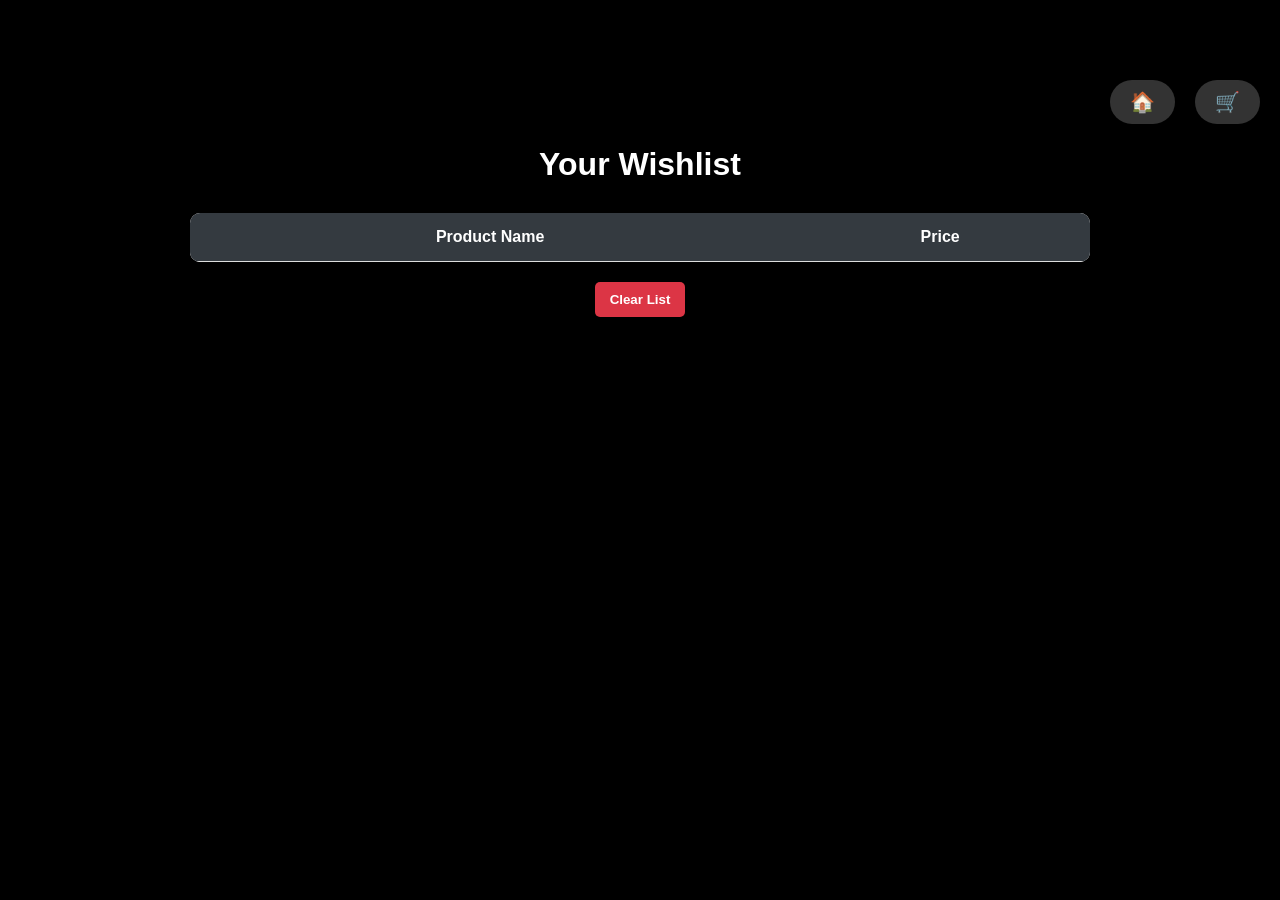
<file: wishlist.html>
<!DOCTYPE html>
<html lang="en">
<head>
  <meta charset="UTF-8">
  <title>Wishlist</title>
  <link rel="stylesheet" href="cart.css">
</head>
<body>

<div class="topbar">
  <a href="market.html" class="icon">🏠</a>
  <a href="cart.html" class="icon">🛒</a>
</div>

  <h1 class="heading">Your Wishlist</h1>

  <div class="table-container">
    <table id="wishlist-table">
      <thead>
        <tr>
          <th>Product Name</th>
          <th>Price</th>
        </tr>
      </thead>
      <tbody>
        <!-- JS will add rows here -->
      </tbody>
    </table>
  </div>

  <button class="clear-cart-btn" onclick="clearWish()">Clear List</button>

  <script src="wishlist.js"></script>
</body>
</html>
</file>
<file: style.css>
/*The main page part*/
.navbar{
    margin-top: 5px;
}
.main {
    display: flex;
    padding-top: 80px;
    background-color: black;
}

.img2 { 
    width: 550px;
    height: 570px;
}

.item1{ padding-top: 70px;}


    
.container{ 
    background-color:#6f43a7 ;
    display: flex;
    justify-content: space-around;
    padding-top: 20px ;
    padding-bottom: 20px;
    flex-wrap: wrap;
}

.img1{ 
    width: 80px;
    height: 65px;
}

.img3{
    width: 120px;
    height: 65px;
}
.img4{
    padding-top: 5px;
    width: 100px;
    height: 50px;
}
.topic1{
    padding-top: 20px;
    padding-bottom: 20px;
    text-align: center;
    font-size: 100px;
    font-family:Impact, Haettenschweiler, 'Arial Narrow Bold', sans-serif;

}
.para1{
    font-size: 30px;
    padding-left: 40px;
    padding-right: 40px;
    padding-bottom: 20px;
    text-align: justify;
    font-family:Impact, Haettenschweiler, 'Arial Narrow Bold', sans-serif;
}

.card-con {
    display: flex;
    gap: 150px;
    justify-content: center;
    margin: 40px 0px 40px 0px ;
    background-color: #6f43a7;
    padding: 20px;
    flex-wrap: wrap;
  }
.sec2{
    display: flex;
    justify-content: space-evenly;
    gap: 20px;
    margin: 0px 20px 0px 20px;
}
  
  .card {
    background-color: #fff;
    border-radius: 10px;
    overflow: hidden;
    box-shadow: 2px 2px 30px white;
    justify-content: center;
    width: 450px;
    height: auto;
    padding: 0px 10px 10px 10px;
  }
  
  .card-image {
    width: 100%;
    height: 370px;
  }
  
  .content {
    padding: 15px;
  }
  
  .author {
    font-size: 12px;
    color: #888;
    margin-bottom: 10px;
  }
  
  .card-ttl {
    font-size: 18px;
    font-weight: bold;
    color: #333;
    margin-bottom: 15px;
    text-align: justify;
  }
  
  .card-link {
    background-color: purple; /* Red background */
    color: white; /* White text */
    border: none;
    padding: 10px 20px; /* Padding for size */
    font-size: 16px; /* Text size */
    font-weight: bold; /* Bold text */
    border-radius: 5px;
    font-size: 14px;
    font-weight: bold;
  }


ol {
    margin: 20px 0;
    padding-left: 20px;
}

li {
    margin-bottom: 10px;
}

.cont{
      padding: 20px;
      border-radius: 12px;
      background: linear-gradient(135deg,#6f43a7 , #8e4cea, #925ae0);
      margin-bottom: 20px;
}

.numh{
 
    margin-top: 30px;
    font-size: 80px;
    color: white;
    margin: 20px 20px 0px 10px;
}

.ls{
    display: flex;
    justify-content: center;
    color: white;
    font-size: 30px;
    margin: 0px 50px 0px 50px;
}

.ls ul {
    list-style-type: square;  
    list-style-position: inside;
    padding: 20px; 

}
.topic{
    padding-left: 20px;
    padding-bottom: 30px;
    font-size: 50px;
    color: white;
    font-family: Impact, Haettenschweiler, 'Arial Narrow Bold', sans-serif;
}
.para{
    padding-left: 40px;
    font-size: 30px;
    color: white;
    text-align: justify;
    padding-right: 70px;
}

footer {
    background-color: #dfcfb7;
    color:#36454f;
    padding: 20px;
    text-align: center;
    margin-bottom: 20px;
    font-size: 14px;
    margin: 20px 0px 0px 0px;
    min-width: 250px;
  }

/* Mobile View */
@media (max-width: 768px) {
    .navbar{
        margin-top: 0px;
    }
    .main{ 
        display: flex;
        flex-direction: column;
        justify-content: center; }

    .item1{ 
        padding-left: 20px;
        padding-top: 10px;
    }
    .img2{
        width: 370px;
        height: 370px;
    }
    .topic1{
        font-size: 45px;
    }
    .para1{
        font-size: 23px;
    }
    .card-con{
        gap: 30px;
    }
    .sec2{
        flex-direction: column;
    }
    .ls{
        margin-left: 0px;
        margin-right: 0px;
        font-size: 15px;

    }
    .numh{
        margin-left: 0px;
        margin-right: 0px;
        font-size: 50px;
    }
    .topic{
        font-size: 43px;
        padding-left: 0px;
    }
    .para{
        font-size: 25px;
        padding-left: 15px;
        padding-right: 30px;
    }
    .cont{
        margin-left: 20px;
        width:80%
    }
}
</file>
<file: bar.css>
* {
    margin: 0;
    padding: 0;
    font-family: Arial, sans-serif;
}

body {
    line-height: 1.5;
    background-color: black;
    color: white;
}

/* Header */
header {
    background-color: black;
    position: fixed;
    width: 100%;
    z-index: 1000;
}

/* Navbar */
.navbar {
    display: flex;
    justify-content: space-between;
    align-items: center;
    padding: 10px 0px 10px 20px;
}
.menu-icon{
    visibility: hidden;
}
/* Logo */
.logo {
    font-size: 2rem;
    font-weight: bold;
    color:white;
    font-family:'Courier New', Courier, monospace;
    flex-grow: 1;
}

/* Navigation Links */
.nav-links {
    list-style: none;
    display: flex;
}

.nav-links li {
    margin-left: 20px;
}

.nav-links a {
    text-decoration: none;
    font-family: Impact, Haettenschweiler, 'Arial Narrow Bold', sans-serif;
    color: white;
    font-size: 1.5rem;
    transition: color 0.3s;
}

.nav-links a:hover {
    color: #43b3ae; /* Hover effect color */
}

/* Mobile View */
@media (max-width: 768px) {

    .navbar{
        padding: 0px 10px 10px 10px; 
    }
    .logo{
        padding-top: 10px;
    }
    .nav-links {
        display: none;
        flex-direction: column;
        width: 100%;
        text-align: center;
        background-color: #333;
        position: absolute;
        top: 60px;
        left: 0;
    }

    .nav-links.active {
        display: flex;
    }

    .nav-links li {
        margin: 10px 0;
    }

    .menu-icon {
        display: block;
        visibility: visible;
        font-size: 2.5rem;
    }
}



footer {
    background-color: #222;
    color: white;
    padding: 20px 0;
    position: relative;
    bottom: 0;
    width: 100%;
}

.footer-container {
    display: flex;
    justify-content: space-between;
    flex-direction: column;
    align-items: center;
    max-width: 1200px;
    margin: 0 auto;
    padding: 0 20px;
}

/* Footer Logo */
.footer-logo span {
    font-size: 1.8rem;
    font-weight: bold;
    color: #43b3ae;
    font-family: 'Courier New', Courier, monospace;
}

/* Footer Navigation Links */
.footer-nav-links {
    list-style: none;
    display: flex;
}

.footer-nav-links li {
    margin-left: 20px;
}

.footer-nav-links a {
    text-decoration: none;
    color: white;
    font-size: 1rem;
    transition: color 0.3s;
}

.footer-nav-links a:hover {
    color: #43b3ae; /* Hover effect color */
}

/* Mobile View */
@media (max-width: 768px) {
    .footer-container {
        flex-direction: column;
        text-align: center;
    }

    .footer-nav-links {
        margin: 10px 10px 0px 10px;

        flex-wrap: wrap;
        justify-content: space-around;
        gap: 18px;
    }

    .footer-nav-links li {
        margin-left: 0;
        margin-bottom: 10px;
    }
}
</file>
<file: about.css>
.topic {
    padding-top: 80px;
    padding-bottom: 20px;
    padding-left: 20px;
    font-size: 40px;
}
.para{
    padding-left: 70px;
    padding-right: 70px;
    font-family: Impact, Haettenschweiler, 'Arial Narrow Bold', sans-serif;
    font-size: 35px;
    text-align: justify;
}

.topic1{
    font-size: 50px;
    padding-top: 20px;
    padding-left: 20px;

}
.img1{
    width: 85%;
    height: auto;
    padding-top: 10px;
   
}
.imgcon{
    display: flex;
    justify-content: center;

}
.container{
    box-shadow: 2px 2px 30px #925ae0;
    display: flex;
    margin-top: 50px;
    justify-content: center;
    max-width: 800px;
    border: 5px solid #6f43a7;
    border-radius: 5px;
    margin-left: 250px;
    padding-right: 10px;
    background-color: #6f43a7;
}

.img3{
    width: 400px;
    height: 400px;
    padding-top: 20px;
    padding-bottom: 20px;
}
.flex {
    margin-right: 50px;
    margin-left: 10px;
    color: white;
}
.item2{
    width: 250px;
    height: 250px;
}

footer {
    background-color: #dfcfb7;
    color: #36454f;
    padding: 20px;
    text-align: center;
    margin-bottom: 20px;
    font-size: 14px;
    margin: 20px 0px 0px 0px;
    min-width: 250px;
  }

  .img2 {
    border: 1px solid #ccc;
    border-radius: 5px;
    margin-top: 30px;
    width: 224px;
    height: 224px;
  }
  .info {
    font-size: 16px;
    padding-bottom: 10px;
  }
.container1{
    margin: 0px 100px 0px 100px;
    border: 2px solid #6f43a7;
    border-radius: 15px;
    background: linear-gradient(135deg,#6f43a7 , #8e4cea, #925ae0);

}

table {
    width: 80%;
    border-collapse: collapse;
    margin: 20px auto;
    color: white;
}
th,td {
    border: 1px solid white;
    text-align: left;
    padding: 10px;
}
th{ font-size: 30px;}
td{ font-size: 20px;}


/* Mobile View */
@media (max-width: 768px){
    .para{
        font-size: 18px;
        padding-left: 40px;
        padding-right: 40px;
    }
    .container{
        font-size: 9px;
        margin: 10px 0px;
        padding: 0px 10px 0px 0px;
    }
    .item2{
        width: 169px;
        height: 110px;
    }
    .img2 {
        width: 100px;
        height: 100px;
        margin-top: 4px;
    }
    .img3{
        width:180px ;
        height:180px ;
    }
    .info{
        font-size: 10px;
        padding-bottom: 3px;
    }
    .name{ font-size: 12px;}

    .flex{
     margin-right: 10px;
     margin-top: 10px;
     width: 90%;
    }
    .container1{
        margin: 0px;
        padding: 0px 5px 0px 5px;
    }

    table {
        width: 100%;
    }
    td,th { font-size: 14px;}
  }
</file>
<file: cart.css>
body {
    font-family: 'Segoe UI', Tahoma, Geneva, Verdana, sans-serif;
    background-color: #f8f9fa;
    margin: 0;
    padding: 20px;
    color: #333;
    padding-top: 0.1px;
    background-color: black;
}

  /* Topbar with icons */
  .topbar {
    padding-top: 80px;
    top: 20px;
    right: 20px;
    display: flex;
    gap: 20px;
    z-index: 900;
    justify-content: flex-end;
  }
  
  .topbar .icon {
    text-decoration: none;
    font-size: 20px;
    color: #fff;
    padding: 10px 20px;
    border-radius: 25px;
    background-color: #333;
    transition: background-color 0.3s, transform 0.3s;
    font-weight: bold;
  }
  
  .topbar .icon:hover {
    color: #ff6b6b;
  }

  .heading {
    text-align: center;
    color: white;
    margin-bottom: 30px;
    font-size: 32px;
    font-weight: 600;
  }
  
  .table-container {
    max-width: 900px;
    margin: 0 auto;
    background-color: #fff;
    border-radius: 10px;
    overflow-x: auto;
    box-shadow: 0 2px 8px rgba(0, 0, 0, 0.1);
  }
  
table {
    width: 100%;
    border-collapse: collapse;
  }
  
table thead {
    background-color: #343a40;
    color: #fff;
  }
  
table th,
table td {
    padding: 15px;
    text-align: center;
    border-bottom: 1px solid #ddd;
  }

  .clear-cart-btn {
    display: block;
    background-color: #dc3545;
    margin: 20px auto;
    color: #fff;
    border: none;
    padding: 10px 15px;
    border-radius: 5px;
    font-weight: bold;
    cursor: pointer;
    transition: background 0.3s ease;
  }
  
  .clear-cart-btn:hover {
    background-color: #c82333;
  }
  
  .checkout-section {
    max-width: 900px;
    margin: 30px auto 0;
    text-align: center;
  }
  
  #final-total {
    font-size: 24px;
    margin-bottom: 20px;
    color: #000;
  }
  
  .checkout-btn {
    background-color: #28a745;
    color: white;
    padding: 12px 24px;
    text-decoration: none;
    font-weight: bold;
    border-radius: 5px;
    transition: background 0.3s ease;
  }
  
  .checkout-btn:hover {
    background-color: #218838;
  }
  
  .favourite-order-buttons {
    margin-top: 20px;
  }
  
  .favourite-order-buttons button {
    margin: 5px;
    padding: 10px 18px;
    border: none;
    border-radius: 5px;
    background-color: #007bff;
    color: white;
    font-weight: bold;
    cursor: pointer;
    transition: background 0.3s ease;
  }
  
  .favourite-order-buttons button:hover {
    background-color: #0056b3;
  }

  .checkout-form {
    margin: 40px;
    background: #fff;
    padding: 30px;
    border-radius: 8px;
    box-shadow: 0 0 10px rgba(0,0,0,0.1);
  }
  
  .checkout-form h3 {
    margin-top: 20px;
  }
  
  .checkout-form input {
    width: 100%;
    padding: 12px;
    margin: 10px 0;
    box-sizing: border-box;
  }
  
  .buy-now-btn {
    width: 100%;
    padding: 15px;
    background: #2196F3;
    color: white;
    font-size: 16px;
    border: none;
    border-radius: 5px;
    margin-top: 20px;
    cursor: pointer;
  }
  
  .buy-now-btn:hover {
    background: #0b7dda;
  }
</file>
<file: faq.css>
.head{
    padding-top: 75px;
    font-size: 60px;
    text-align: center;
}
.cont {
    display: flex;
    padding-top: 15px;
    background-color: black;
}
.img2 { 
    width: 880px;
    height: 570px;
}

.form-container {
    background-color: #ffffff;
    padding: 50px 50px;
    border-radius: 8px;
    width: 100%;
    margin-left: 10px;
    max-width: 400px;
}

form h2 {
    margin-bottom: 15px;
    color: #333333;
}

label {
    display: block;
    margin-bottom: 5px;
    color: #555555;
}

input, textarea {
    width: 100% ;
    padding: 10px;
    margin-bottom: 15px;
    border: 1px solid #cccccc;
    border-radius: 4px;
    font-size: 16px;
}

button {
    background-color: #007BFF;
    color: white;
    padding: 10px 20px;
    border: none;
    border-radius: 4px;
    cursor: pointer;
    font-size: 16px;
}

button:hover {
    background-color: #0056b3;
}

.topic{
    padding-top: 5px;
    font-size: 50px;
    text-align: center;
}
#accordian{
    margin: 100px auto;
    margin-top: 20px;
    width: 80% ;
}
#accordian li{
    list-style: none;
    width: 100%;
    margin-bottom: 20px;
    padding: 10px;
    border-radius: 6px ;
    background: linear-gradient(135deg,#6f43a7 , #8e4cea, #925ae0);
}

#accordian li label{
    padding: 10px;
    color: white;
    display: flex;
    align-items: center;
    justify-content: space-between;
    font-size: 40px;
    font-weight: bold;
    cursor: pointer;
}
#accordian li label span{
    transform: rotate(90deg);
    font-size: 22px;

}
#accordian label+input[type="radio"]{
    display: none;
}

#accordian .content{
    padding: 0 30px;
    line-height: 30px;
    font-size: 20px;
    max-height: 0;
    overflow: hidden;
    transition: max-height 0.5s;
}
#accordian label+input[type="radio"]:checked + .content{
    max-height: 500px;
}

@media (max-width: 1024px) {
#accordian{
    width: 80%;
}
.img2{
    width: 99%;
    height: auto;
    margin: 5px auto;
}
.cont{
    flex-direction: column;
}
.form-container{
    width: 70%;
}
.head{
    padding-top: 80px;
    font-size: 27px;
    text-align: center;
    font-weight: bold;
    color: #A50000;
}

#accordian .content{
    font-size: 15px;
}
#accordian li label{
    font-size: 30px;
}
}
</file>
<file: games.css>
.main {
    display: flex;
    padding-top: 75px;
    background-color: black;
}
.item1{ padding-top: 70px;}
.topic{
    padding-left: 20px;
    padding-bottom: 30px;
    font-size: 50px;
    color: white;
    font-family: Impact, Haettenschweiler, 'Arial Narrow Bold', sans-serif;
}
.para{
    padding-left: 40px;
    font-size: 30px;
    color: white;
    text-align: justify;
    padding-right: 70px;
}
.img2 { 
    width: 550px;
    height: 570px;
}
.container{ 
    background-color:#6f43a7 ;

    display: flex;
    justify-content: space-around;
    padding-top: 20px ;
    padding-bottom: 20px;
    flex-wrap: wrap;
}
.img3{
    width: 100px;
    height: auto;
}
.topic2{
    margin: 10px 0px;
    text-align: center;
    font-size: 60px;
    font-weight: bold;
    font-family: Impact, Haettenschweiler, 'Arial Narrow Bold', sans-serif;
}
.game-card {
    display: flex;
    width: 80%;
    margin: 20px auto;
    margin-bottom: 40px;
    background-color: #1e1e1e;
    border-radius: 8px;
    overflow: hidden;
    transition: transform 0.3s ease;
}

.game-card:hover {
    transform: scale(1.05);
}

.game-image {
    position: relative;
    width: 589px;
    height: 250px;
    background-size: cover;
    background-position: center;
}

.game-details {
    padding: 20px;
}

.game-details h2 {
    margin: 0;
    font-size: 24px;
}

.game-description {
    display: none;
    margin-top: 10px;
    font-size: 14px;
    color: #bbbbbb;
}

.game-card:hover .game-description {
    display: block;
}

.game-meta {
    margin-top: 10px;
    font-size: 14px;
}

.game-meta p {
    margin: 5px 0;
}



@media (max-width: 768px){
    .img3{
        width: 40px;
        height: auto;
    }
    .topic{
        font-size: 43px;
        padding-left: 0px;
    }
    .para{
        font-size: 25px;
        padding-left: 15px;
        padding-right: 30px;
    }
    .main{ 
        display: flex;
        flex-direction: column;
        justify-content: center; }

    .item1{ 
        padding-left: 20px;
        padding-top: 10px;
    }
    .img2{
        width: 375px;
        height: 380px;
    }
    .game-card{
        flex-wrap: wrap;
    }
    .game-image{
        width: 100%;
    }
}
</file>
<file: market.css>
body {
  padding-top: 0.1px;
  background-color: black;
}

/* Topbar with icons */
.topbar {
  padding-top: 80px;
  top: 20px;
  right: 20px;
  display: flex;
  gap: 20px;
  z-index: 900;
  justify-content: flex-end;
}

.topbar .icon {
  text-decoration: none;
  font-size: 20px;
  color: #fff;
  padding: 10px 20px;
  border-radius: 25px;
  background-color: #333;
  transition: background-color 0.3s, transform 0.3s;
  font-weight: bold;
}

.topbar .icon:hover {
  color: #ff6b6b;
}

/* Main Heading */
.heading {
  text-align: center;
  margin-top: 9px;
  margin-bottom: 30px;
  font-size: 32px;
}

.heading1 {
  text-align: center;
  margin-top: 60px;
  margin-bottom: 30px;
  font-size: 32px;
}

/* Product List */
.product-list {
  display: flex;
  flex-wrap: wrap;
  justify-content: center;
  gap: 30px;
}

/* Single Product Card */
.product {
  background: white;
  padding: 20px;
  border-radius: 12px;
  box-shadow: 0 4px 8px rgba(0,0,0,0.1);
  width: 250px;
  text-align: center;
  transition: transform 0.3s;
}

.product:hover {
  transform: translateY(-5px);
}

.product img {
  width: 100%;
  height: 150px;
  object-fit: contain;
  margin-bottom: 15px;
}

.product h2 {
  font-size: 20px;
  color: #333;
  margin-bottom: 10px;
}

.product p {
  color: #777;
  margin-bottom: 10px;
}

/* Quantity Input */
.quantity {
  width: 60px;
  padding: 5px;
  margin-bottom: 15px;
}

/* Buttons */
button {
  display: block;
  width: 100%;
  margin-top: 10px;
  padding: 10px;
  border: none;
  background-color: #4CAF50;
  color: white;
  font-size: 16px;
  border-radius: 6px;
  cursor: pointer;
  transition: background-color 0.3s;
}

button:hover {
  background-color: #45a049;
}

/* Wishlist button different color */
.btn-favourite {
  background-color: #ff6b6b;
}

.btn-favourite:hover {
  background-color: #ff5252;
}

.add-wishlist {
  background-color: #ff6b6b;
}

.add-wishlist:hover {
  background-color: #ff5252;
}

/* Info Text */
.info-text {
  text-align: center;
  margin-top: 40px;
  color: #555;
  font-size: 20px;
}

.checkout-form {
  margin: 40px;
  background: #fff;
  padding: 30px;
  border-radius: 8px;
  box-shadow: 0 0 10px rgba(0,0,0,0.1);
}

.checkout-form h3 {
  margin-top: 20px;
}

.checkout-form input {
  width: 100%;
  padding: 12px;
  margin: 10px 0;
  box-sizing: border-box;
}

.buy-now-btn {
  width: 100%;
  padding: 15px;
  background: #2196F3;
  color: white;
  font-size: 16px;
  border: none;
  border-radius: 5px;
  margin-top: 20px;
  cursor: pointer;
}

.buy-now-btn:hover {
  background: #0b7dda;
}
</file>
<file: services.css>
.topic{
    padding-top: 70px;
    text-align: center;
    font-size: 60px;
    font-weight: bold;
    color: #6f43a7;
    font-family: Impact, Haettenschweiler, 'Arial Narrow Bold', sans-serif;
}
.line{
    height: 5px;
    margin: 0px 150px auto;
    border: 1px solid #6f43a7;
    background-color: #6f43a7;
    box-shadow: 2px 2px 30px #6f43a7;
}

.container{
    box-shadow: 2px 2px 30px #925ae0;
    display: flex;
    margin-top: 50px;
    justify-content: center;
    max-width: 900px;
    border: 5px solid #6f43a7;
    border-radius: 5px;
    margin-left: 250px;
    padding-right: 10px;
    background-color: #6f43a7;
}
.img3{
    width: 400px;
    height: 400px;
    padding: 20px 0px 20px 50px;
}
.flex {
    margin-top: 10px;
    margin-right: 50px;
    margin-left: 10px;
    color: white;
}
.name{
    font-size: 38px;
}
.dis{
    padding: 10px 0px 0px 20px;
    font-size: 20px;
    width: 450px;
    text-align: justify;
}
.info{
    padding-top: 20px;
    padding-left: 50px;
    line-height: 50px;
    font-size: 25px;
    font-weight: bold;
}
.sec{
    background-color: #6f43a7;
    margin-top: 30px ;
    margin-right: 80px;
    margin-left: 80px;
    margin-bottom: 20px;
    
}
.topic1{
    padding-top: 30px;
    text-align: center;
    font-size: 60px;
    font-weight: bold;
    color: white;
    font-family: Impact, Haettenschweiler, 'Arial Narrow Bold', sans-serif;
}
.main {
    display: flex;
    padding-top: 75px;
}
.item1{ padding-top: 30px;
}

.img2 { 
    width: 550px;
    height: 570px;
}
.topic2{
    margin-left: 250px;
    padding-bottom: 30px;
    font-size: 50px;
    font-size: 40px;
    color: white;
    font-family: Impact, Haettenschweiler, 'Arial Narrow Bold', sans-serif;
}

@media (max-width: 1025px) {
.topic {
    font-size: 40px; /* Smaller font size for mobile */
}

.container {
    flex-direction: column;
    margin-left: 0;
    margin-top: 20px;
    padding-bottom: 20px;
    padding-right: 0;
    width: 97%;
}
.name{
    font-size: 35px;
}
.dis{
    width: 100%;
}
.info{
    font-size: 20px;
}

.img3 {
    width: 90%;
    height: auto;
    padding: 20px 15px;
    
}

.flex {
    padding: 0px;
}

.sec {
    margin-top: 30px;
    margin-right: 0px;
    margin-left: 0px;
}

.topic1 {
    font-size: 40px; /* Adjust font size for mobile */
}

.main {
    flex-direction: column;
    align-items: center;
    padding: 0px;
}

.item2 {
    margin-top: 20px;
    width: 100%;
}

.img2 {
    width: 100%;
    height: auto;
}

.topic2 {
    font-size: 28px;
    margin: 0px;

}

}
</file>
<file: shop.css>
.hh{
    padding-top: 50px;
}
.glow{
    padding: 50px;
    margin: 20px auto;
    width: 70%;
    background-color:#6f43a7;
    border: #6f43a7;
    border-radius: 20px;
    box-shadow: 2px 2px 30px #6f43a7;
    
}
.intro{
    text-align: justify;
    color: white;
    font-family: Impact, Haettenschweiler, 'Arial Narrow Bold', sans-serif;
    font-size: 30px;
}
.sec{
    display: grid;
    grid-template-columns: repeat(3,1fr);
    width: 90%;
    margin-inline: auto;
}
.heading{
    padding: 10px 0px 20px 0px;
    text-align: center;
    font-size: 50px;
}
.price {
    background-color: #FF5722;
    padding: 5px 10px;
    border-radius: 5px;
    width: 40px;
    visibility: hidden; 
    margin-top: 10px;
    margin-top: 10px;
    font-weight: bold;
}

.game-card {
    width: 93%;
    margin-bottom: 40px;
    background-color: #1e1e1e;
    border-radius: 8px;
    overflow: hidden;
    transition: transform 0.3s ease;
}

.game-card:hover {
    transform: scale(1.05);
}

.game-image {
    position: relative;
    width: 429px;
    height: 250px;
    background-size: cover;
    background-position: center;
}

.game-details {
    padding: 20px;
}

.game-details h2 {
    margin: 0;
    font-size: 24px;
}

.game-card:hover .price {
    visibility: visible;
}

.game-meta {
    margin: 5px;
    font-size: 14px;
}

@media (max-width: 768px){
    .glow{
        padding: 50px 10px;
        width: 92%;
    }
    .sec{
        grid-template-columns: repeat(1,1fr);
    }
    .game-card{
        width: 98%;
    }
    .logo{
        width: 300px;
    }
}
</file>
<file: upcomin_gam.css>
.main {
    display: flex;
    padding-top: 70px; 
    color: white;
}

.img2 { 
    width: 500px;
    height: 500px;
    margin-top: 10px;
    margin-right: 30px;
    background-color: #6f43a7;
}

.item1{ padding-top: 70px;
        background-color: #6f43a7; 
        margin: 10px 0px 7px 30px;  
    }
.topic{
    padding-left: 10px;
    padding-bottom: 30px;
    font-size: 50px;
    font-family: Impact, Haettenschweiler, 'Arial Narrow Bold', sans-serif;
}
.para{
    padding-left: 40px;
    font-size: 30px;
    text-align: justify;
    padding-right: 70px;
}

@media (max-width: 1024px) {
    .main{ 
        display: flex;
        flex-direction: column;
        justify-content: center;
        padding-top: 100px; }

    .item1{ 
        padding-left: 20px;
        margin: 0px;
        padding-top: 10px;
    
    }
    .topic{
        font-size: 43px;
        padding-left: 0px;
    }
    .para{
        font-size: 25px;
        padding-left: 15px;
        padding-right: 30px;
    }
    .img2{
        width: 350px;
        height: 350px;
        margin: 0px;
        padding-left: 25px;
}
}

.topic2{
    font-size: 80px;
    text-align: center;
}
.games{
    display: flex;
    justify-content: space-evenly;
}
.sec{
    display: flex;
    flex-direction: column;
    width: 25%;
    margin-bottom: 40px;
    background-color: #1e1e1e;
    border-radius: 8px;
    overflow: hidden;
    transition: transform 0.3s ease;
}
.img1{
    width: 350px ;
    height: 370px;
    position: relative;
    background-size: cover;
    background-position: center;

}
.price {
    background-color: #6f43a7;
    padding: 5px 10px;
    border-radius: 5px;
    width: 250px;
    display: none;
    margin: 0px 20px 20px 20px;
    font-weight: bold;
    font-size: 30px;
}

.sec:hover .price {
    display: block;
}


@media (max-width: 1024px){
    .img1{
        width: 250px ;
        height: auto;
    
    }
    .item2{
        background-color: #6f43a7;
    }
    .sec{
        width: 70%;
        margin: 20px auto;
    }
    .games{
        flex-direction: column;
    }

}

footer {
    background-color: #dfcfb7;
    color:#36454f;
    padding: 20px;
    text-align: center;
    margin-bottom: 20px;
    font-size: 14px;
    margin: 20px 0px 0px 0px;
    min-width: 250px;
  }
</file>
